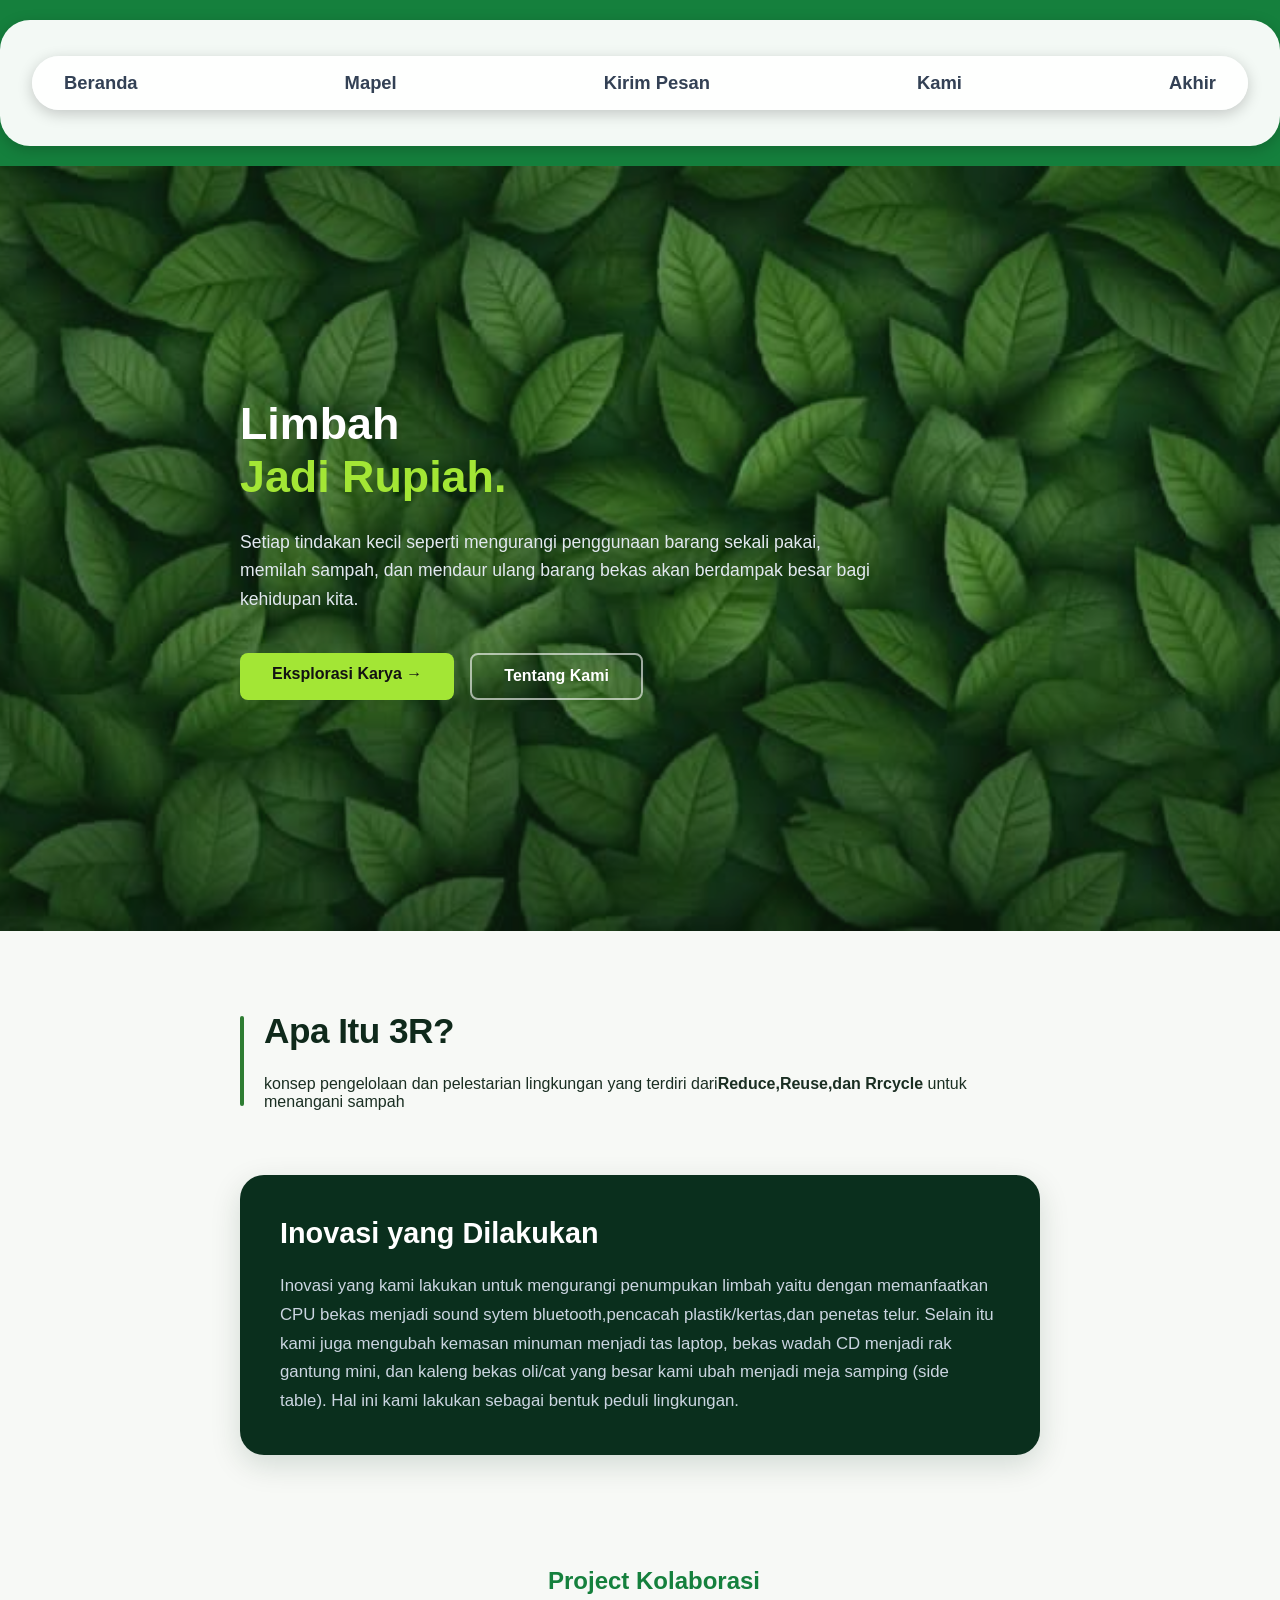
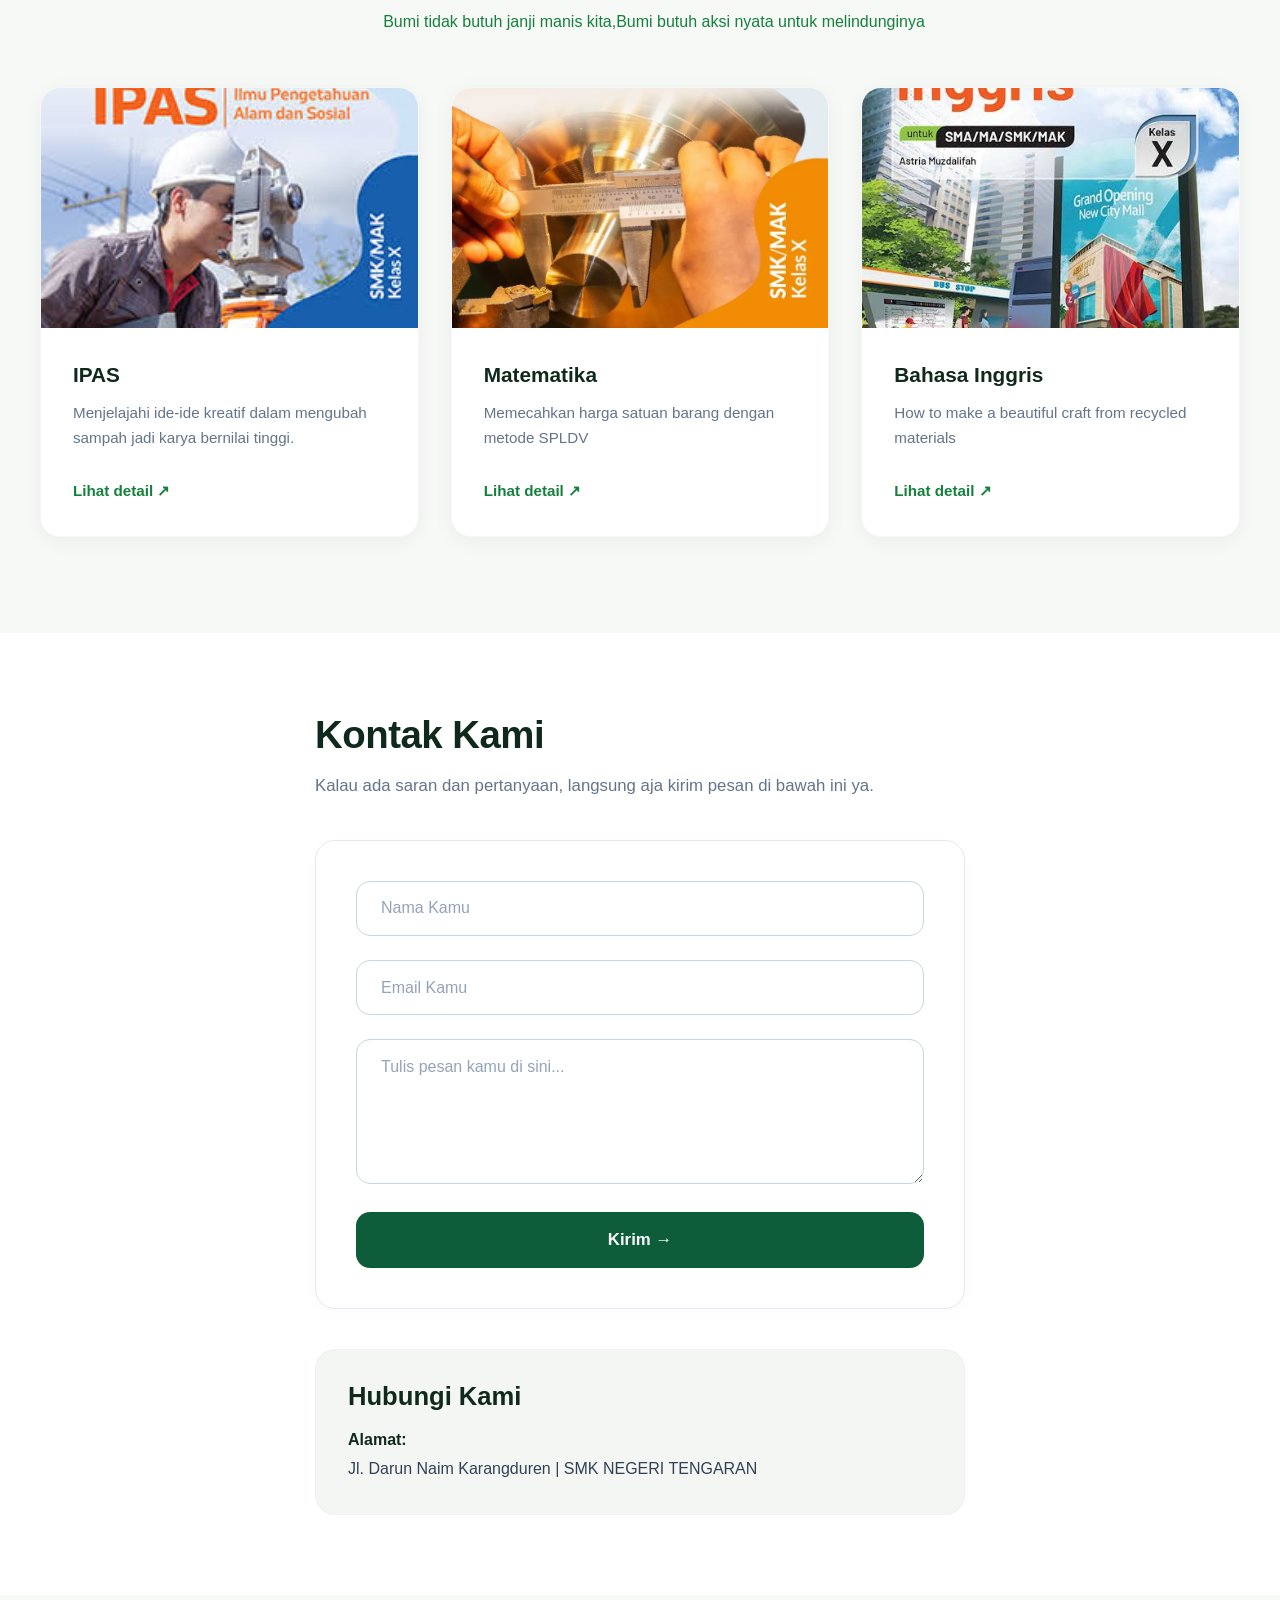
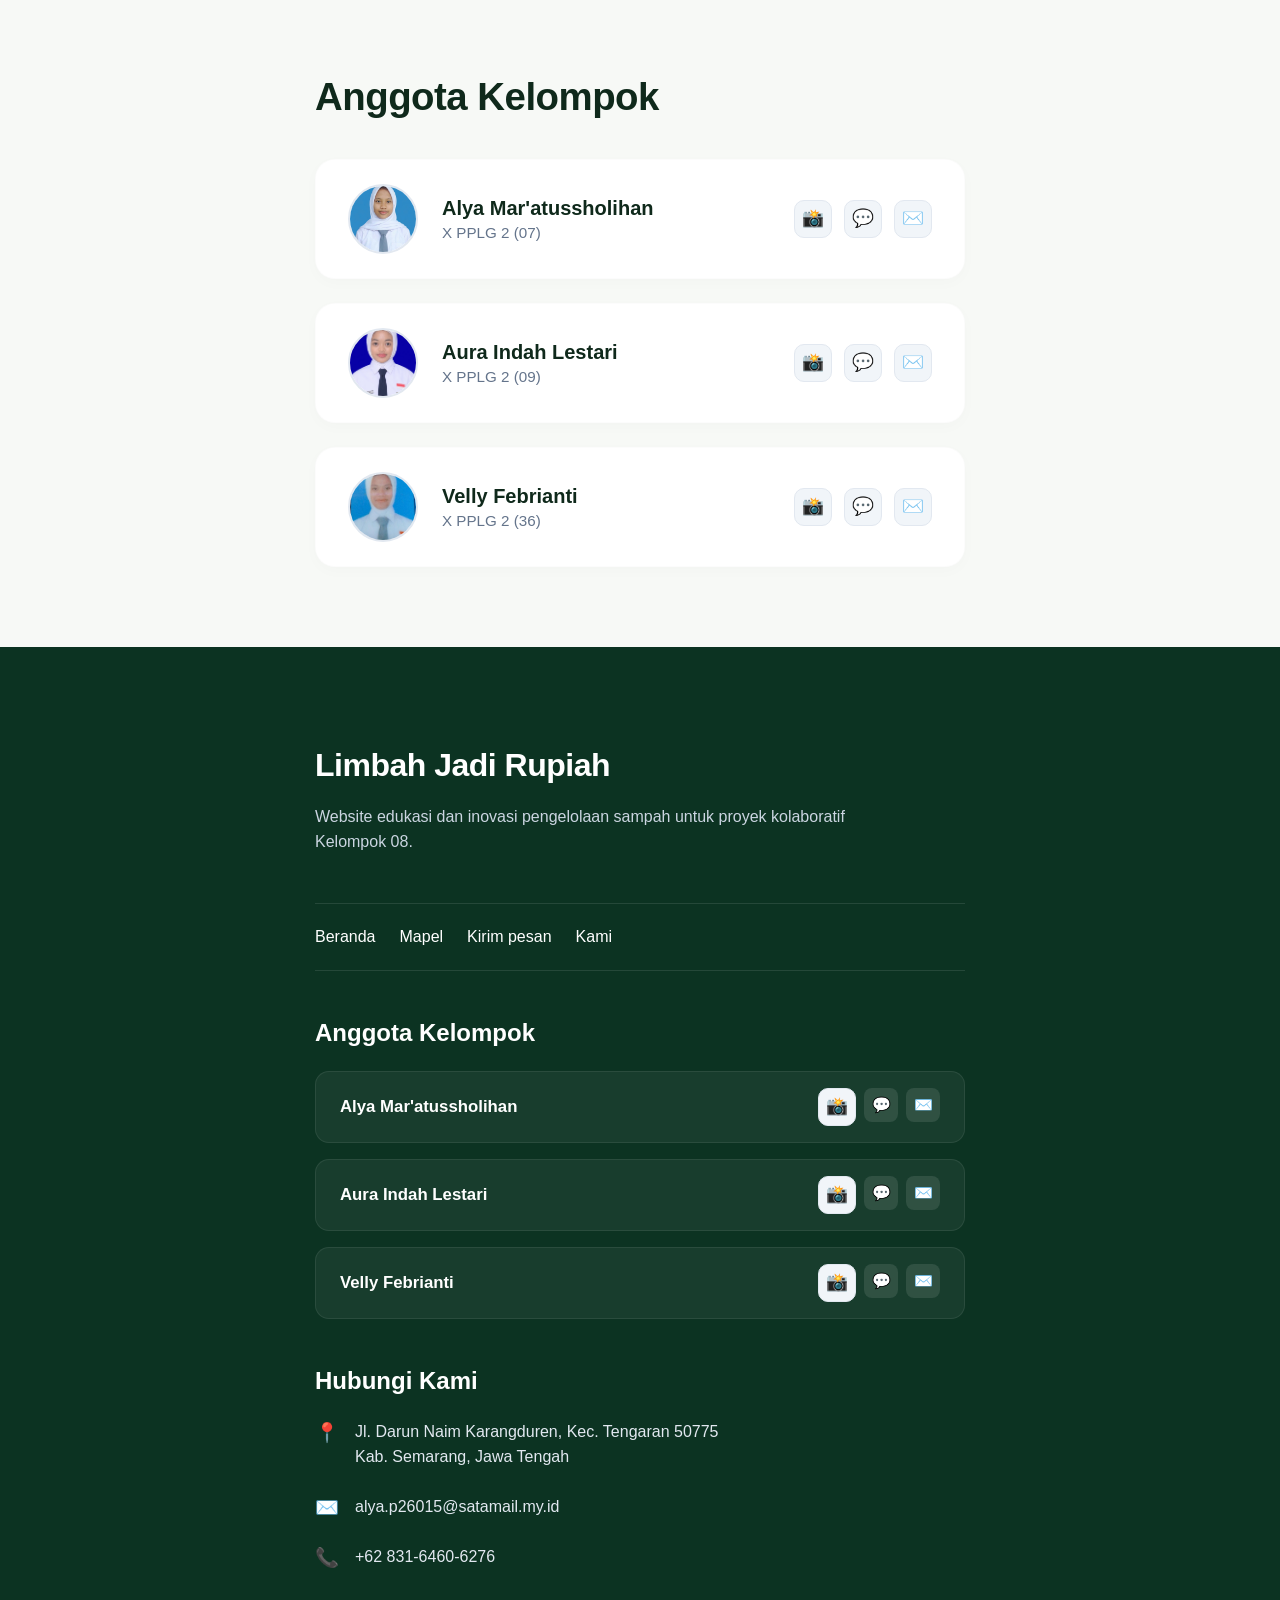
<file: index.html>
<!DOCTYPE html>
<html lang="id">
<head>
    <meta charset="UTF-8">
    <meta name="viewport" content="width=device-width, initial-scale=1.0">
    <title>JadiRupiah- EcoCycle</title>
    <link rel="stylesheet" href="style.css">
</head>
<body>

    <!-- Header / Navigasi -->
    <header class="navbar" id="beranda">
            
                <!-- Daftar Link Menu -->
                <nav class="navbar">
                    <a href="#beranda" class="popup-item">Beranda</a>
                    <a href="#mapel" class="popup-item">Mapel </a>
                    <a href="#kontak" class="popup-item">Kirim Pesan</a>
                    <a href="#datadiri" class="popup-item">Kami</a>
                    <a href="#akhir" class="popup-item">Akhir</a>
                </nav>
   </header>

    <!-- Hero Section -->
    <section class="hero-section">
        <div class="hero-overlay"></div>
        <div class="hero-content">
            
            <h1 class="hero-title">
                Limbah<br>
                <span class="highlight-text">Jadi Rupiah.</span>
            </h1>

            <p class="hero-description">Setiap tindakan kecil seperti mengurangi penggunaan barang sekali pakai, memilah sampah, dan mendaur ulang barang bekas akan berdampak besar bagi kehidupan kita.</p>

            <div class="hero-buttons">
                <a href="ipas.html" class="btn btn-primary">Eksplorasi Karya &rarr;</a>
                <a href="#datadiri" class="btn btn-secondary">Tentang Kami</a>
            </div>

        </div>
    </section>

    <!-- Section Permasalahan & Solusi -->
    <section class="content-section">
        <div class="container">
            
            <!-- Blok Permasalahan Utama -->
            <div class="problem-block">
                <h2 class="section-title">Apa Itu 3R?</h2>
                <p class="problem-text">
                 <p>konsep pengelolaan dan pelestarian lingkungan yang terdiri dari<strong>Reduce,Reuse,dan Rrcycle</strong> untuk menangani sampah</p>   
                </p>
            </div>

            <!-- Blok Analisis Penyelesaian Masalah -->
            <div class="solution-card">
                <h3 class="card-title">Inovasi yang Dilakukan</h3>
                <p class="card-text">
                   Inovasi yang kami lakukan untuk mengurangi penumpukan limbah yaitu dengan memanfaatkan CPU bekas menjadi sound sytem bluetooth,pencacah plastik/kertas,dan penetas telur. Selain itu kami juga mengubah kemasan minuman menjadi tas laptop, bekas wadah CD menjadi rak gantung mini, dan kaleng bekas oli/cat yang besar kami ubah menjadi meja samping (side table). Hal ini kami lakukan sebagai bentuk peduli lingkungan.
                </p>
            </div>

        </div>
    </section>

    <!-- Section Galeri Karya -->
    <section class="gallery-section" id="mapel">
        <div class="gallery-container">
            
            <!-- Header Galeri -->
            <div class="gallery-header">
                <h1>Project Kolaborasi</h1>
                <br>
                <p>Bumi tidak butuh janji manis kita,Bumi butuh aksi nyata untuk melindunginya</p>
            </div>

            <!-- Grid Layout -->
            <div class="gallery-grid">
                
                
                <div class="card">
                    <div class="card-image-wrapper">
                        <img src="IPAS.jpg" alt="IPAS" class="card-image">
                    </div>
                    <div class="card-body">
                        <h4 class="card-item-title">IPAS</h4>
                        <p class="card-item-text">Menjelajahi ide-ide kreatif dalam mengubah sampah jadi karya bernilai tinggi.</p>
                        <a href="ipas.html" class="card-link">Lihat detail &nearr;</a>
                    </div>
                </div>

                
                <div class="card">
                    <div class="card-image-wrapper">
                        <img src="MATEMATIKA.webp" alt="MATEMATIKA" class="card-image">
                    </div>
                    <div class="card-body">
                        <h4 class="card-item-title">Matematika</h4>
                        <p class="card-item-text">Memecahkan harga satuan barang dengan metode SPLDV</p>
                        <a href="mtk.html" class="card-link">Lihat detail &nearr;</a>
                    </div>
                </div>

                
                <div class="card">
                    <div class="card-image-wrapper">
                        <img src="BAHASA INGGRIS.jpg" alt="BAHASA INGGRIS" class="card-image">
                    </div>
                    <div class="card-body">
                        <h4 class="card-item-title">Bahasa Inggris</h4>
                        <p class="card-item-text">How to make a beautiful craft from recycled materials</p>
                        <a href="inggris.html" class="card-link">Lihat detail &nearr;</a>
                    </div>
                </div>
        </div>
    </section>


    <!-- Section Kontak Kami -->
    
    <section class="contact-section">
        <div class="contact-container">
            
            <!-- Judul Deskripsi -->
            <div class="contact-header">
                <h2 class="contact-title">Kontak Kami</h2>
                <p class="contact-subtitle">Kalau ada saran dan pertanyaan, langsung aja kirim pesan di bawah ini ya.</p>
            </div>

            <!-- Formulir Kontak -->
            <form class="contact-form" onsubmit="return false;" id="kontak">
                <div class="form-group">
                    <input type="text" id="name" placeholder="Nama Kamu" required class="form-input">
                </div>
                
                <div class="form-group">
                    <input type="email" id="email" placeholder="Email Kamu" required class="form-input">
                </div>
                
                <div class="form-group">
                    <textarea id="message" rows="6" placeholder="Tulis pesan kamu di sini..." required class="form-input textarea-input"></textarea>
                </div>
                
                <button type="submit" class="btn-kirim">
                    Kirim &rarr;
                </button>
            </form>

            <!-- Informasi Kontak Tambahan -->
            <div class="info-card">
                <h3 class="info-title">Hubungi Kami</h3>
                <div class="info-item">
                    <strong>Alamat:</strong>
                    <p>Jl. Darun Naim Karangduren | SMK NEGERI TENGARAN</p>
                </div>
            </div>

        </div>
    </section>

    <!-- Section Anggota Kelompok -->
    <section class="team-section" id="data diri">
        <div class="team-container">
            
            <h2 class="team-section-title">Anggota Kelompok</h2>

            <div class="team-list">
                
                <!-- Anggota 1 -->
                <div class="member-card">
                    <div class="member-info">
                        <div class="avatar-wrapper">
                            <!-- Ganti placeholder.jpg dengan foto asli -->
                            <img src="alyamar.jpg" alt="Alya Mar'atussholihan" class="member-avatar">
                        </div>
                        <div class="member-detail">
                            <h4 class="member-name">Alya Mar'atussholihan</h4>
                            <p class="member-class">X PPLG 2 (07)</p>
                        </div>
                    </div>
                    <div class="member-socials">
                        <a href="https://instagram.com/@allyeeyys" class="social-icon" aria-label="Instagram">📸</a>
                        <a href="https://wa.link/683gnc" class="social-icon" aria-label="WhatsApp">💬</a>
                        <a href="mailto:alya.p26015@satamail.may.id" class="social-icon" aria-label="Email">✉️</a>
                    </div>
                </div>

                <!-- Anggota 2 -->
                <div class="member-card">
                    <div class="member-info">
                        <div class="avatar-wrapper">
                            <img src="auraindah.jpg" alt="Aura Indah Lestari" class="member-avatar">
                        </div>
                        <div class="member-detail">
                            <h4 class="member-name">Aura Indah Lestari</h4>
                            <p class="member-class">X PPLG 2 (09)</p>
                        </div>
                    </div>
                    <div class="member-socials">
                        <a href="https://instagram.com/@aurindhlstr_" class="social-icon" aria-label="Instagram">📸</a>
                        <a href="https://wa.link/bvyb93" class="social-icon" aria-label="WhatsApp">💬</a>
                        <a href="mailto:aura.p26031@satamail.may.id" class="social-icon" aria-label="Email">✉️</a>
                    </div>
                </div>

                <!-- Anggota 3 -->
                <div class="member-card">
                    <div class="member-info">
                        <div class="avatar-wrapper">
                            <img src="VELLY.jpeg" alt="Velly Febrianti" class="member-avatar">
                        </div>
                        <div class="member-detail">
                            <h4 class="member-name">Velly Febrianti</h4>
                            <p class="member-class">X PPLG 2 (36)</p>
                        </div>
                    </div>
                    <div class="member-socials">
                        <a href="https://instagram.com/@velzz48" class="social-icon" aria-label="Instagram">📸</a>
                        <a href="https://wa.me/62895383135930" class="social-icon" aria-label="WhatsApp">💬</a>
                        <a href="mailto:velly.p26136@satamail.may.id" class="social-icon" aria-label="Email">✉️</a>
                    </div>
                </div>

            </div>

        </div>
    </section>

    <!-- Footer Section -->
    <footer class="site-footer" id="akhir">
        <div class="footer-container">
            
            <!-- Identitas Website -->
            <div class="footer-brand">
                <div class="footer-logo-box">
                    
                </div>
                <h3 class="footer-brand-title">Limbah Jadi Rupiah</h3>
                <p class="footer-brand-desc">
                    Website edukasi dan inovasi pengelolaan sampah untuk proyek kolaboratif Kelompok 08.
                </p>
            </div>

            <!-- Menu Navigasi Singkat -->
            <div class="footer-nav">
                <a href="#beranda" class="footer-nav-link">Beranda</a>
                <a href="#mapel" class="footer-nav-link">Mapel</a>
                <a href="#kontak" class="footer-nav-link">Kirim pesan</a>
                <a href="#datadiri" class="footer-nav-link">Kami</a>
            </div>

            <!-- Ringkasan Anggota Kelompok -->
            <div class="footer-team">
                <h4 class="footer-section-heading">Anggota Kelompok</h4>
                <div class="footer-member-list">
                    
                    <!-- Anggota 1 -->
                    <div class="footer-member-row">
                        <span class="footer-member-name">Alya Mar'atussholihan</span>
                        <div class="footer-member-socials">
                            <a href="https://instagram.com/@allyeeyys" class="social-icon" aria-label="Instagram">📸</a>
                            <a href="https://wa.link/683gnc" class="f-social-btn" aria-label="WhatsApp">💬</a>
                            <a href="mailto:alya.p26015@satamail.may.id" class="f-social-btn" aria-label="Email">✉️</a>
                        </div>
                    </div>

                    <!-- Anggota 2 -->
                    <div class="footer-member-row">
                        <span class="footer-member-name">Aura Indah Lestari</span>
                        <div class="footer-member-socials">
                            <a href="https://instagram.com/@aurindhlstr_" class="social-icon" aria-label="Instagram">📸</a>
                            <a href="https://wa.link/bvyb93" class="f-social-btn" aria-label="WhatsApp">💬</a>
                            <a href="mailto:aura.p26031@satamail.may.id" class="f-social-btn" aria-label="Email">✉️</a>
                        </div>
                    </div>

                    <!-- Anggota 3 -->
                    <div class="footer-member-row">
                        <span class="footer-member-name">Velly Febrianti</span>
                        <div class="footer-member-socials">
                            <a href="https://instagram.com/@velzz48" class="social-icon" aria-label="Instagram">📸</a>
                            <a href="https://wa.me/62895383135930" class="f-social-btn" aria-label="WhatsApp">💬</a>
                            <a href=""mailto:velly.p26136@satamail.may.id class="f-social-btn" aria-label="Email">✉️</a>
                        </div>
                    </div>

                </div>
            </div>

            <!-- Informasi Kontak Lengkap -->
            <div class="footer-contact">
                <h4 class="footer-section-heading">Hubungi Kami</h4>
                <ul class="footer-contact-list">
                    <li class="footer-contact-item">
                        <span class="contact-icon">📍</span>
                        <p class="contact-text">Jl. Darun Naim Karangduren, Kec. Tengaran 50775<br>Kab. Semarang, Jawa Tengah</p>
                    </li>
                    <li class="footer-contact-item">
                        <span class="contact-icon">✉️</span>
                        <p class="contact-text"><a href="mailto:alya.p26015@satamail.my.id" class="contact-link">alya.p26015@satamail.my.id</a></p>
                    </li>
                    <li class="footer-contact-item">
                        <span class="contact-icon">📞</span>
                        <p class="contact-text"><a href="https://wa.link/683gnc" target="_blank" class="contact-link">+62 831-6460-6276</a></p>
                    </li>
                </ul>
            </div>

        </div>
    </footer>

</body>
</html>
</file>
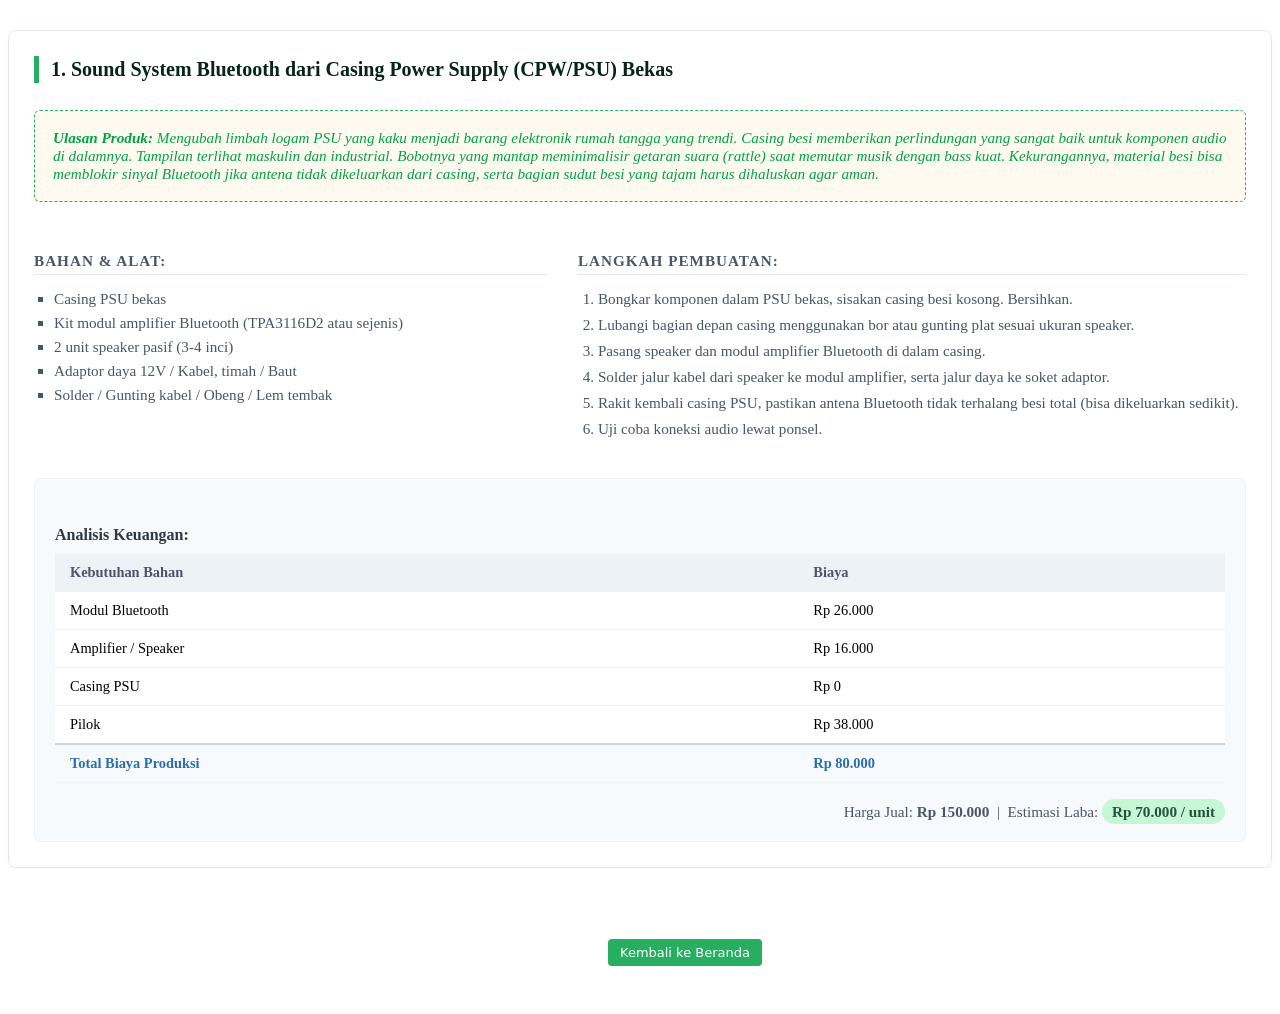
<file: 1.html>
<!DOCTYPE html>
<html lang="en">
<head>
    <meta charset="UTF-8">
    <meta name="viewport" content="width=device-width, initial-scale=1.0">
    <title>Document</title>
    <link rel="stylesheet" href="produk.css" />
</head>
<body>
    <!-- KARTU PRODUK 1 -->
            <article class="product-card">
                <h4>1. Sound System Bluetooth dari Casing Power Supply (CPW/PSU) Bekas</h4>
                <p class="review"><strong>Ulasan Produk:</strong> Mengubah limbah logam PSU yang kaku menjadi barang elektronik rumah tangga yang trendi. Casing besi memberikan perlindungan yang sangat baik untuk komponen audio di dalamnya. Tampilan terlihat maskulin dan industrial. Bobotnya yang mantap meminimalisir getaran suara (rattle) saat memutar musik dengan bass kuat. Kekurangannya, material besi bisa memblokir sinyal Bluetooth jika antena tidak dikeluarkan dari casing, serta bagian sudut besi yang tajam harus dihaluskan agar aman.</p>
                
                <div class="grid-2col">
                    <div>
                        <h5>Bahan & Alat:</h5>
                        <ul class="item-list">
                            <li>Casing PSU bekas</li>
                            <li>Kit modul amplifier Bluetooth (TPA3116D2 atau sejenis)</li>
                            <li>2 unit speaker pasif (3-4 inci)</li>
                            <li>Adaptor daya 12V / Kabel, timah / Baut</li>
                            <li>Solder / Gunting kabel / Obeng / Lem tembak</li>
                        </ul>
                    </div>
                    <div>
                        <h5>Langkah Pembuatan:</h5>
                        <ol class="step-list">
                            <li>Bongkar komponen dalam PSU bekas, sisakan casing besi kosong. Bersihkan.</li>
                            <li>Lubangi bagian depan casing menggunakan bor atau gunting plat sesuai ukuran speaker.</li>
                            <li>Pasang speaker dan modul amplifier Bluetooth di dalam casing.</li>
                            <li>Solder jalur kabel dari speaker ke modul amplifier, serta jalur daya ke soket adaptor.</li>
                            <li>Rakit kembali casing PSU, pastikan antena Bluetooth tidak terhalang besi total (bisa dikeluarkan sedikit).</li>
                            <li>Uji coba koneksi audio lewat ponsel.</li>
                        </ol>
                    </div>
                </div>
                
                <div class="finance-area">
                    <h5>Analisis Keuangan:</h5>
                    <table class="finance-table">
                        <thead>
                            <tr>
                                <th>Kebutuhan Bahan</th>
                                <th>Biaya</th>
                            </tr>
                        </thead>
                        <tbody>
                            <tr><td>Modul Bluetooth</td><td>Rp 26.000</td></tr>
                            <tr><td>Amplifier / Speaker</td><td>Rp 16.000</td></tr>
                            <tr><td>Casing PSU</td><td>Rp 0</td></tr>
                            <tr><td>Pilok</td><td>Rp 38.000</td></tr>
                            <tr class="total-row"><td>Total Biaya Produksi</td><td>Rp 80.000</td></tr>
                        </tbody>
                    </table>
                    <div class="summary-finance">
                        Harga Jual: <strong>Rp 150.000</strong> &nbsp;|&nbsp; Estimasi Laba: <span class="profit-tag">Rp 70.000 / unit</span>
                    </div>
                </div>
            </article>   
        <br>
        <br>
    <a href="ipas.html" class="btn-beranda">Kembali ke Beranda</a>
</style>
</body>
</html>
</file>
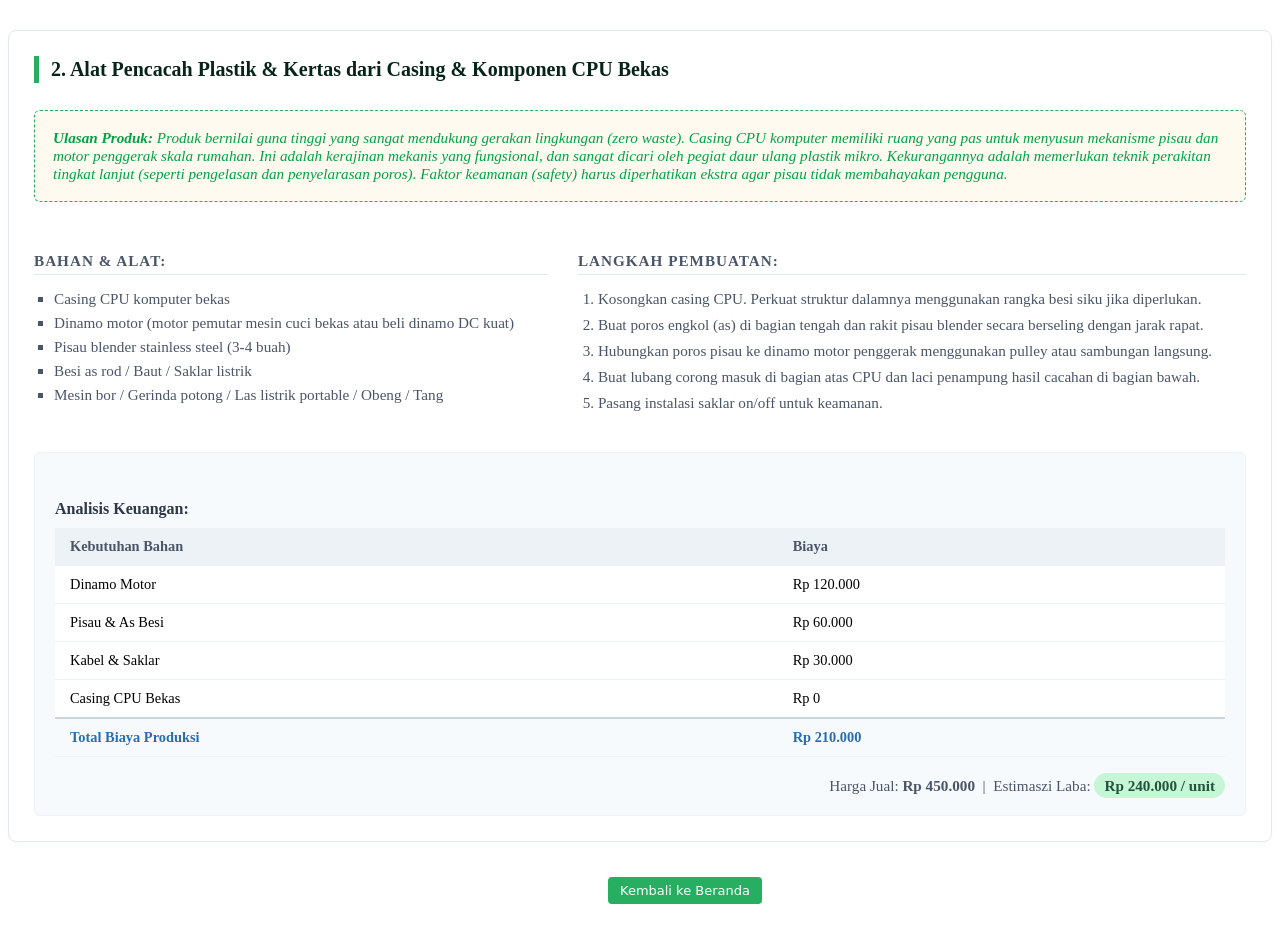
<file: 2.html>
<!DOCTYPE html>
<html lang="en">
<head>
    <meta charset="UTF-8">
    <meta name="viewport" content="width=device-width, initial-scale=1.0">
    <title>Document</title>
    <link rel="stylesheet" href="produk.css" />
</head>
<body>
   <!-- KARTU PRODUK 2 -->
            <article class="product-card">
                <h4>2. Alat Pencacah Plastik & Kertas dari Casing & Komponen CPU Bekas</h4>
                <p class="review"><strong>Ulasan Produk:</strong> Produk bernilai guna tinggi yang sangat mendukung gerakan lingkungan (zero waste). Casing CPU komputer memiliki ruang yang pas untuk menyusun mekanisme pisau dan motor penggerak skala rumahan. Ini adalah kerajinan mekanis yang fungsional, dan sangat dicari oleh pegiat daur ulang plastik mikro. Kekurangannya adalah memerlukan teknik perakitan tingkat lanjut (seperti pengelasan dan penyelarasan poros). Faktor keamanan (safety) harus diperhatikan ekstra agar pisau tidak membahayakan pengguna.</p>
                
                <div class="grid-2col">
                    <div>
                        <h5>Bahan & Alat:</h5>
                        <ul class="item-list">
                            <li>Casing CPU komputer bekas</li>
                            <li>Dinamo motor (motor pemutar mesin cuci bekas atau beli dinamo DC kuat)</li>
                            <li>Pisau blender stainless steel (3-4 buah)</li>
                            <li>Besi as rod / Baut / Saklar listrik</li>
                            <li>Mesin bor / Gerinda potong / Las listrik portable / Obeng / Tang</li>
                        </ul>
                    </div>
                    <div>
                        <h5>Langkah Pembuatan:</h5>
                        <ol class="step-list">
                            <li>Kosongkan casing CPU. Perkuat struktur dalamnya menggunakan rangka besi siku jika diperlukan.</li>
                            <li>Buat poros engkol (as) di bagian tengah dan rakit pisau blender secara berseling dengan jarak rapat.</li>
                            <li>Hubungkan poros pisau ke dinamo motor penggerak menggunakan pulley atau sambungan langsung.</li>
                            <li>Buat lubang corong masuk di bagian atas CPU dan laci penampung hasil cacahan di bagian bawah.</li>
                            <li>Pasang instalasi saklar on/off untuk keamanan.</li>
                        </ol>
                    </div>
                </div>
                
                <div class="finance-area">
                    <h5>Analisis Keuangan:</h5>
                    <table class="finance-table">
                        <thead>
                            <tr>
                                <th>Kebutuhan Bahan</th>
                                <th>Biaya</th>
                            </tr>
                        </thead>
                        <tbody>
                            <tr><td>Dinamo Motor</td><td>Rp 120.000</td></tr>
                            <tr><td>Pisau & As Besi</td><td>Rp 60.000</td></tr>
                            <tr><td>Kabel & Saklar</td><td>Rp 30.000</td></tr>
                            <tr><td>Casing CPU Bekas</td><td>Rp 0</td></tr>
                            <tr class="total-row"><td>Total Biaya Produksi</td><td>Rp 210.000</td></tr>
                        </tbody>
                    </table>
                    <div class="summary-finance">
                        Harga Jual: <strong>Rp 450.000</strong> &nbsp;|&nbsp; Estimaszi Laba: <span class="profit-tag">Rp 240.000 / unit</span>
                    </div>
                </div>
            </article>

            <a href="ipas.html" class="btn-beranda">Kembali ke Beranda</a>
</body>
</html>
</file>
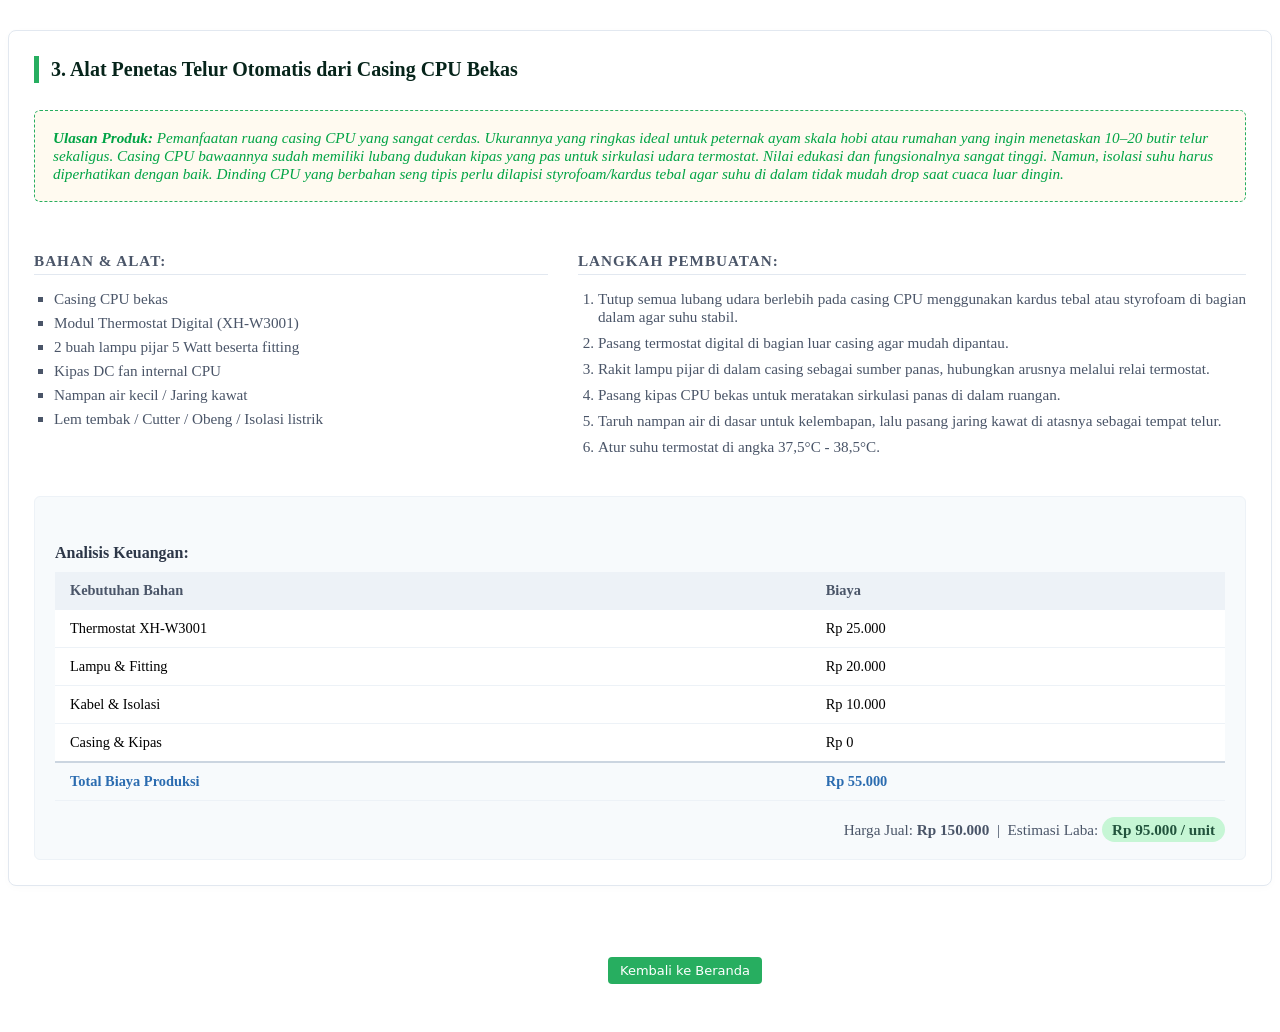
<file: 3.html>
<!DOCTYPE html>
<html lang="en">
<head>
    <meta charset="UTF-8">
    <meta name="viewport" content="width=device-width, initial-scale=1.0">
    <title>Document</title>
    <link rel="stylesheet" href="produk.css" />
</head>
<body>
   <!-- KARTU PRODUK 3 -->
            <article class="product-card">
                <h4>3. Alat Penetas Telur Otomatis dari Casing CPU Bekas</h4>
                <p class="review"><strong>Ulasan Produk:</strong> Pemanfaatan ruang casing CPU yang sangat cerdas. Ukurannya yang ringkas ideal untuk peternak ayam skala hobi atau rumahan yang ingin menetaskan 10–20 butir telur sekaligus. Casing CPU bawaannya sudah memiliki lubang dudukan kipas yang pas untuk sirkulasi udara termostat. Nilai edukasi dan fungsionalnya sangat tinggi. Namun, isolasi suhu harus diperhatikan dengan baik. Dinding CPU yang berbahan seng tipis perlu dilapisi styrofoam/kardus tebal agar suhu di dalam tidak mudah drop saat cuaca luar dingin.</p>
                
                <div class="grid-2col">
                    <div>
                        <h5>Bahan & Alat:</h5>
                        <ul class="item-list">
                            <li>Casing CPU bekas</li>
                            <li>Modul Thermostat Digital (XH-W3001)</li>
                            <li>2 buah lampu pijar 5 Watt beserta fitting</li>
                            <li>Kipas DC fan internal CPU</li>
                            <li>Nampan air kecil / Jaring kawat</li>
                            <li>Lem tembak / Cutter / Obeng / Isolasi listrik</li>
                        </ul>
                    </div>
                    <div>
                        <h5>Langkah Pembuatan:</h5>
                        <ol class="step-list">
                            <li>Tutup semua lubang udara berlebih pada casing CPU menggunakan kardus tebal atau styrofoam di bagian dalam agar suhu stabil.</li>
                            <li>Pasang termostat digital di bagian luar casing agar mudah dipantau.</li>
                            <li>Rakit lampu pijar di dalam casing sebagai sumber panas, hubungkan arusnya melalui relai termostat.</li>
                            <li>Pasang kipas CPU bekas untuk meratakan sirkulasi panas di dalam ruangan.</li>
                            <li>Taruh nampan air di dasar untuk kelembapan, lalu pasang jaring kawat di atasnya sebagai tempat telur.</li>
                            <li>Atur suhu termostat di angka 37,5°C - 38,5°C.</li>
                        </ol>
                    </div>
                </div>
                
                <div class="finance-area">
                    <h5>Analisis Keuangan:</h5>
                    <table class="finance-table">
                        <thead>
                            <tr>
                                <th>Kebutuhan Bahan</th>
                                <th>Biaya</th>
                            </tr>
                        </thead>
                        <tbody>
                            <tr><td>Thermostat XH-W3001</td><td>Rp 25.000</td></tr>
                            <tr><td>Lampu & Fitting</td><td>Rp 20.000</td></tr>
                            <tr><td>Kabel & Isolasi</td><td>Rp 10.000</td></tr>
                            <tr><td>Casing & Kipas</td><td>Rp 0</td></tr>
                            <tr class="total-row"><td>Total Biaya Produksi</td><td>Rp 55.000</td></tr>
                        </tbody>
                    </table>
                    <div class="summary-finance">
                        Harga Jual: <strong>Rp 150.000</strong> &nbsp;|&nbsp; Estimasi Laba: <span class="profit-tag">Rp 95.000 / unit</span>
                    </div>
                </div>
                </article>
                <br>
                <br>
                 <a href="ipas.html" class="btn-beranda">Kembali ke Beranda</a>
</body>
</html>
</file>
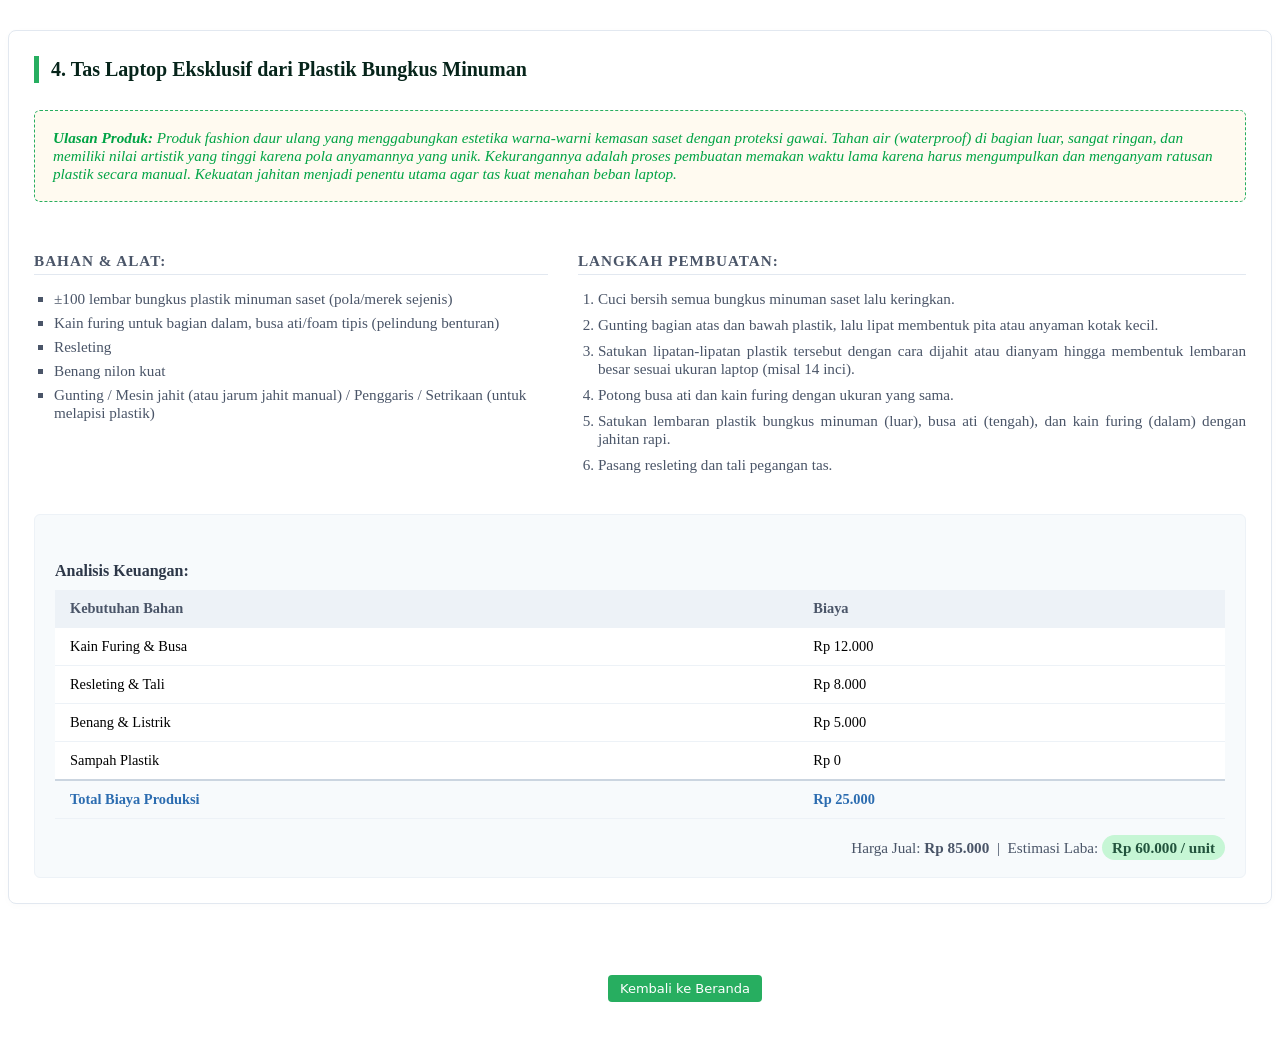
<file: 4.html>
<!DOCTYPE html>
<html lang="en">
<head>
    <meta charset="UTF-8">
    <meta name="viewport" content="width=device-width, initial-scale=1.0">
    <title>Document</title>
    <link rel="stylesheet" href="produk.css" />
</head>
<body>
   <!-- KARTU PRODUK 4 -->
            <article class="product-card">
                <h4>4. Tas Laptop Eksklusif dari Plastik Bungkus Minuman</h4>
                <p class="review"><strong>Ulasan Produk:</strong> Produk fashion daur ulang yang menggabungkan estetika warna-warni kemasan saset dengan proteksi gawai. Tahan air (waterproof) di bagian luar, sangat ringan, dan memiliki nilai artistik yang tinggi karena pola anyamannya yang unik. Kekurangannya adalah proses pembuatan memakan waktu lama karena harus mengumpulkan dan menganyam ratusan plastik secara manual. Kekuatan jahitan menjadi penentu utama agar tas kuat menahan beban laptop.</p>
                
                <div class="grid-2col">
                    <div>
                        <h5>Bahan & Alat:</h5>
                        <ul class="item-list">
                            <li>±100 lembar bungkus plastik minuman saset (pola/merek sejenis)</li>
                            <li>Kain furing untuk bagian dalam, busa ati/foam tipis (pelindung benturan)</li>
                            <li>Resleting</li>
                            <li>Benang nilon kuat</li>
                            <li>Gunting / Mesin jahit (atau jarum jahit manual) / Penggaris / Setrikaan (untuk melapisi plastik)</li>
                        </ul>
                    </div>
                    <div>
                        <h5>Langkah Pembuatan:</h5>
                        <ol class="step-list">
                            <li>Cuci bersih semua bungkus minuman saset lalu keringkan.</li>
                            <li>Gunting bagian atas dan bawah plastik, lalu lipat membentuk pita atau anyaman kotak kecil.</li>
                            <li>Satukan lipatan-lipatan plastik tersebut dengan cara dijahit atau dianyam hingga membentuk lembaran besar sesuai ukuran laptop (misal 14 inci).</li>
                            <li>Potong busa ati dan kain furing dengan ukuran yang sama.</li>
                            <li>Satukan lembaran plastik bungkus minuman (luar), busa ati (tengah), dan kain furing (dalam) dengan jahitan rapi.</li>
                            <li>Pasang resleting dan tali pegangan tas.</li>
                        </ol>
                    </div>
                </div>
                
                <div class="finance-area">
                    <h5>Analisis Keuangan:</h5>
                    <table class="finance-table">
                        <thead>
                            <tr>
                                <th>Kebutuhan Bahan</th>
                                <th>Biaya</th>
                            </tr>
                        </thead>
                        <tbody>
                            <tr><td>Kain Furing & Busa</td><td>Rp 12.000</td></tr>
                            <tr><td>Resleting & Tali</td><td>Rp 8.000</td></tr>
                            <tr><td>Benang & Listrik</td><td>Rp 5.000</td></tr>
                            <tr><td>Sampah Plastik</td><td>Rp 0</td></tr>
                            <tr class="total-row"><td>Total Biaya Produksi</td><td>Rp 25.000</td></tr>
                        </tbody>
                    </table>
                    <div class="summary-finance">
                        Harga Jual: <strong>Rp 85.000</strong> &nbsp;|&nbsp; Estimasi Laba: <span class="profit-tag">Rp 60.000 / unit</span>
                    </div>
                </div>
            </article> 

            <br>
                <br>
                 <a href="ipas.html" class="btn-beranda">Kembali ke Beranda</a>
</body>
</html>
</file>
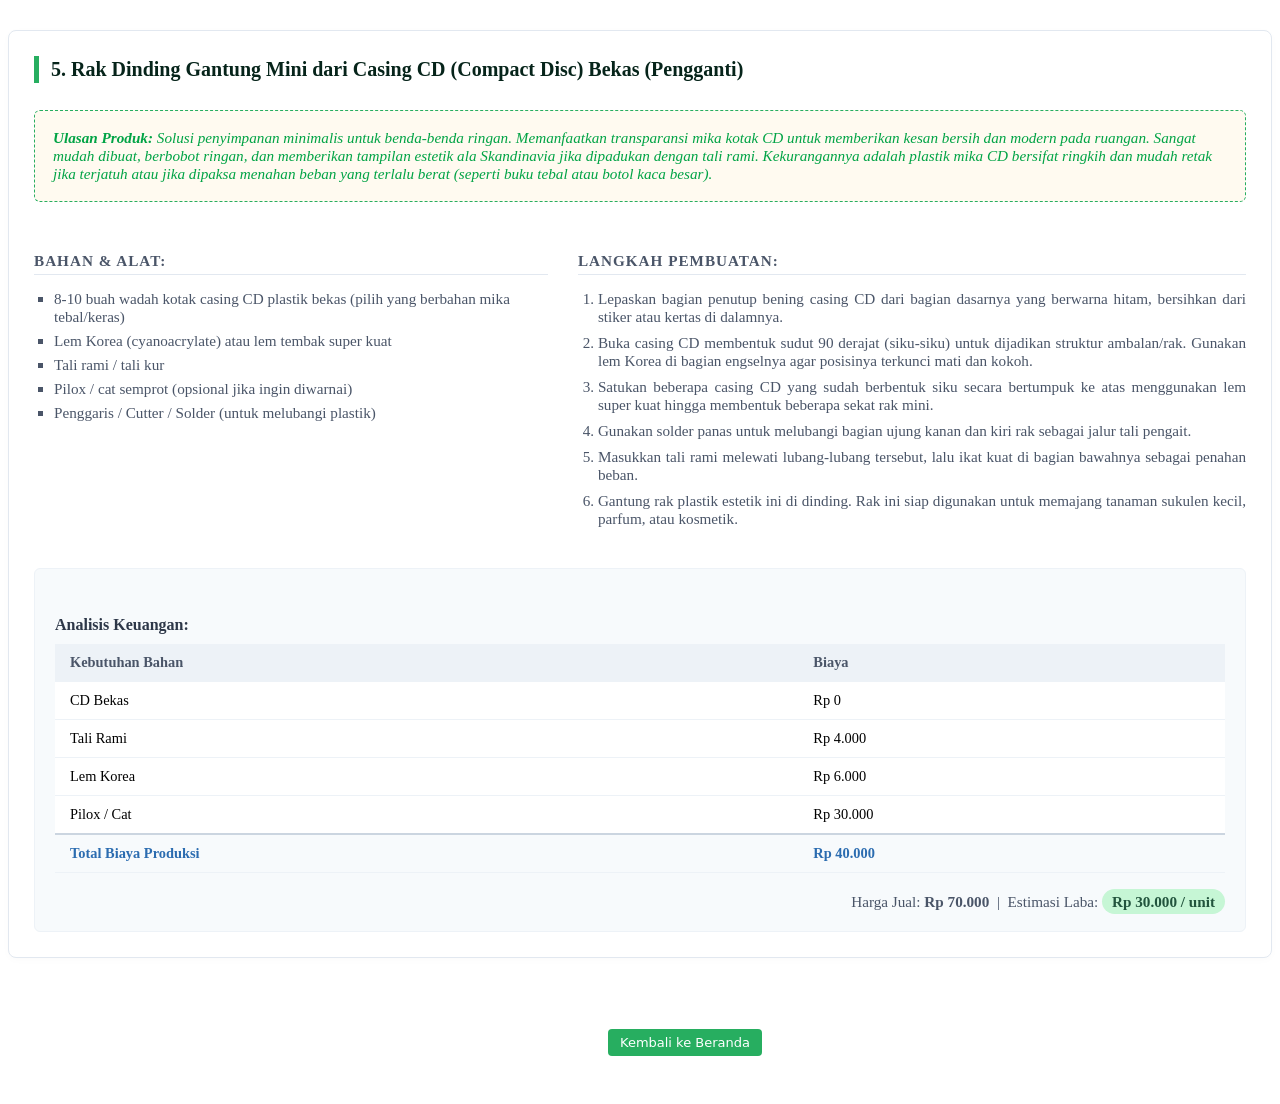
<file: 5.html>
<!DOCTYPE html>
<html lang="en">
<head>
    <meta charset="UTF-8">
    <meta name="viewport" content="width=device-width, initial-scale=1.0">
    <title>Document</title>
    <link rel="stylesheet" href="produk.css" />
</head>
<body>
    <!-- KARTU PRODUK 5 -->
            <article class="product-card">
                <h4>5. Rak Dinding Gantung Mini dari Casing CD (Compact Disc) Bekas (Pengganti)</h4>
                <p class="review"><strong>Ulasan Produk:</strong> Solusi penyimpanan minimalis untuk benda-benda ringan. Memanfaatkan transparansi mika kotak CD untuk memberikan kesan bersih dan modern pada ruangan. Sangat mudah dibuat, berbobot ringan, dan memberikan tampilan estetik ala Skandinavia jika dipadukan dengan tali rami. Kekurangannya adalah plastik mika CD bersifat ringkih dan mudah retak jika terjatuh atau jika dipaksa menahan beban yang terlalu berat (seperti buku tebal atau botol kaca besar).</p>
                
                <div class="grid-2col">
                    <div>
                        <h5>Bahan & Alat:</h5>
                        <ul class="item-list">
                            <li>8-10 buah wadah kotak casing CD plastik bekas (pilih yang berbahan mika tebal/keras)</li>
                            <li>Lem Korea (cyanoacrylate) atau lem tembak super kuat</li>
                            <li>Tali rami / tali kur</li>
                            <li>Pilox / cat semprot (opsional jika ingin diwarnai)</li>
                            <li>Penggaris / Cutter / Solder (untuk melubangi plastik)</li>
                        </ul>
                    </div>
                    <div>
                        <h5>Langkah Pembuatan:</h5>
                        <ol class="step-list">
                            <li>Lepaskan bagian penutup bening casing CD dari bagian dasarnya yang berwarna hitam, bersihkan dari stiker atau kertas di dalamnya.</li>
                            <li>Buka casing CD membentuk sudut 90 derajat (siku-siku) untuk dijadikan struktur ambalan/rak. Gunakan lem Korea di bagian engselnya agar posisinya terkunci mati dan kokoh.</li>
                            <li>Satukan beberapa casing CD yang sudah berbentuk siku secara bertumpuk ke atas menggunakan lem super kuat hingga membentuk beberapa sekat rak mini.</li>
                            <li>Gunakan solder panas untuk melubangi bagian ujung kanan dan kiri rak sebagai jalur tali pengait.</li>
                            <li>Masukkan tali rami melewati lubang-lubang tersebut, lalu ikat kuat di bagian bawahnya sebagai penahan beban.</li>
                            <li>Gantung rak plastik estetik ini di dinding. Rak ini siap digunakan untuk memajang tanaman sukulen kecil, parfum, atau kosmetik.</li>
                        </ol>
                    </div>
                </div>
                
                <div class="finance-area">
                    <h5>Analisis Keuangan:</h5>
                    <table class="finance-table">
                        <thead>
                            <tr>
                                <th>Kebutuhan Bahan</th>
                                <th>Biaya</th>
                            </tr>
                        </thead>
                        <tbody>
                            <tr><td>CD Bekas</td><td>Rp 0</td></tr>
                            <tr><td>Tali Rami</td><td>Rp 4.000</td></tr>
                            <tr><td>Lem Korea</td><td>Rp 6.000</td></tr>
                            <tr><td>Pilox / Cat</td><td>Rp 30.000</td></tr>
                            <tr class="total-row"><td>Total Biaya Produksi</td><td>Rp 40.000</td></tr>
                        </tbody>
                    </table>
                    <div class="summary-finance">
                        Harga Jual: <strong>Rp 70.000</strong> &nbsp;|&nbsp; Estimasi Laba: <span class="profit-tag">Rp 30.000 / unit</span>
                    </div>
                </div>
                </article>

                <br>
                <br>
                 <a href="ipas.html" class="btn-beranda">Kembali ke Beranda</a>
</body>
</html>
</file>
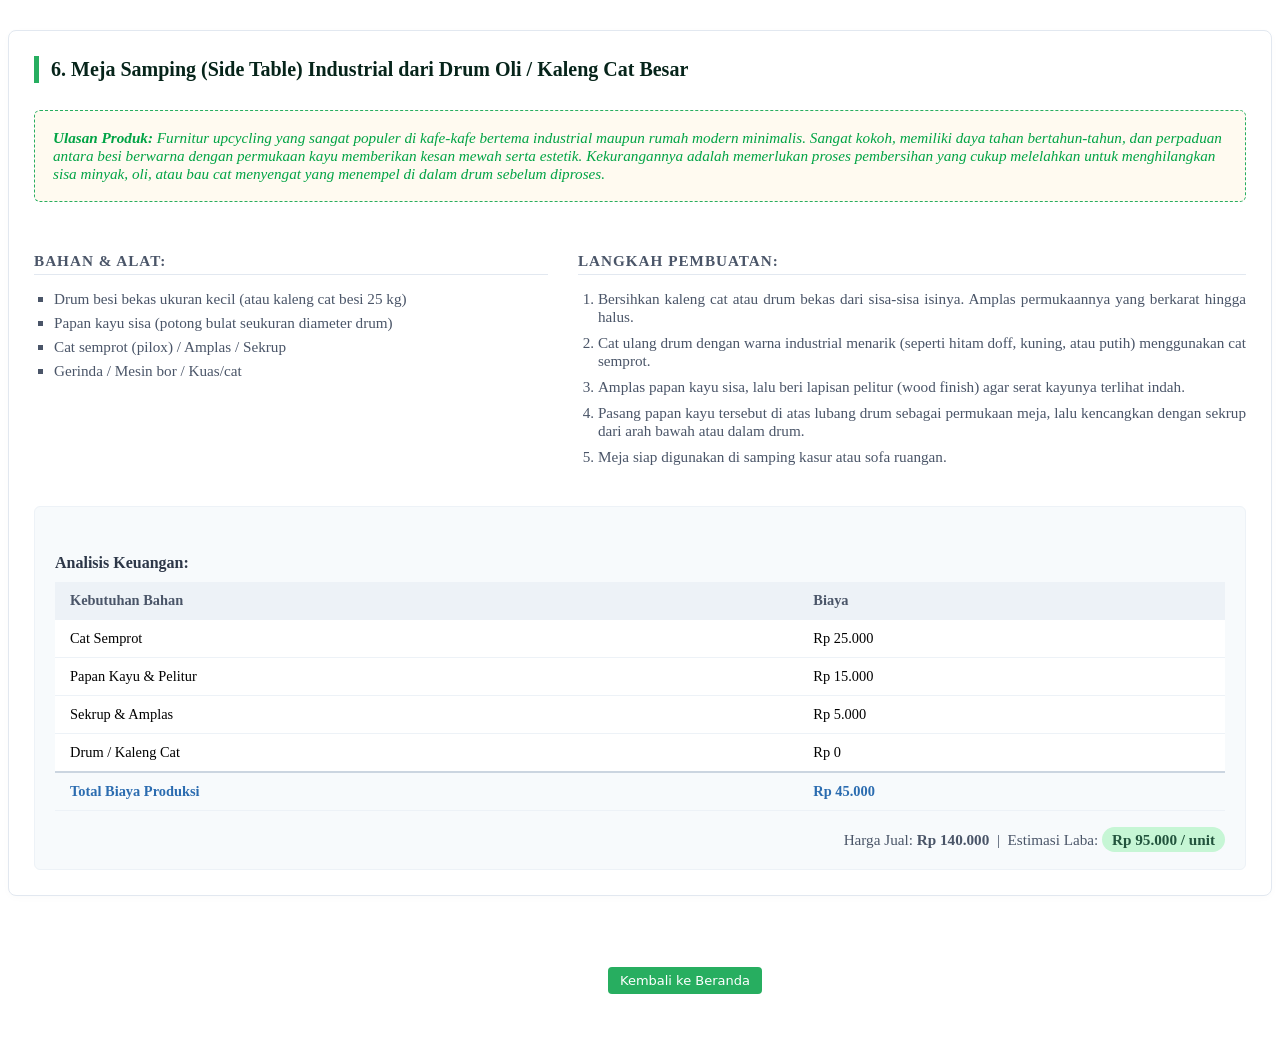
<file: 6.html>
<!DOCTYPE html>
<html lang="en">
<head>
    <meta charset="UTF-8">
    <meta name="viewport" content="width=device-width, initial-scale=1.0">
    <title>Document</title>
    <link rel="stylesheet" href="produk.css" />
</head>
<body>
    <!-- KARTU PRODUK 6 -->
            <article class="product-card">
                <h4>6. Meja Samping (Side Table) Industrial dari Drum Oli / Kaleng Cat Besar</h4>
                <p class="review"><strong>Ulasan Produk:</strong> Furnitur upcycling yang sangat populer di kafe-kafe bertema industrial maupun rumah modern minimalis. Sangat kokoh, memiliki daya tahan bertahun-tahun, dan perpaduan antara besi berwarna dengan permukaan kayu memberikan kesan mewah serta estetik. Kekurangannya adalah memerlukan proses pembersihan yang cukup melelahkan untuk menghilangkan sisa minyak, oli, atau bau cat menyengat yang menempel di dalam drum sebelum diproses.</p>
                
                <div class="grid-2col">
                    <div>
                        <h5>Bahan & Alat:</h5>
                        <ul class="item-list">
                            <li>Drum besi bekas ukuran kecil (atau kaleng cat besi 25 kg)</li>
                            <li>Papan kayu sisa (potong bulat seukuran diameter drum)</li>
                            <li>Cat semprot (pilox) / Amplas / Sekrup</li>
                            <li>Gerinda / Mesin bor / Kuas/cat</li>
                        </ul>
                    </div>
                    <div>
                        <h5>Langkah Pembuatan:</h5>
                        <ol class="step-list">
                            <li>Bersihkan kaleng cat atau drum bekas dari sisa-sisa isinya. Amplas permukaannya yang berkarat hingga halus.</li>
                            <li>Cat ulang drum dengan warna industrial menarik (seperti hitam doff, kuning, atau putih) menggunakan cat semprot.</li>
                            <li>Amplas papan kayu sisa, lalu beri lapisan pelitur (wood finish) agar serat kayunya terlihat indah.</li>
                            <li>Pasang papan kayu tersebut di atas lubang drum sebagai permukaan meja, lalu kencangkan dengan sekrup dari arah bawah atau dalam drum.</li>
                            <li>Meja siap digunakan di samping kasur atau sofa ruangan.</li>
                        </ol>
                    </div>
                </div>
                
                <div class="finance-area">
                    <h5>Analisis Keuangan:</h5>
                    <table class="finance-table">
                        <thead>
                            <tr>
                                <th>Kebutuhan Bahan</th>
                                <th>Biaya</th>
                            </tr>
                        </thead>
                        <tbody>
                            <tr><td>Cat Semprot</td><td>Rp 25.000</td></tr>
                            <tr><td>Papan Kayu & Pelitur</td><td>Rp 15.000</td></tr>
                            <tr><td>Sekrup & Amplas</td><td>Rp 5.000</td></tr>
                            <tr><td>Drum / Kaleng Cat</td><td>Rp 0</td></tr>
                            <tr class="total-row"><td>Total Biaya Produksi</td><td>Rp 45.000</td></tr>
                        </tbody>
                    </table>
                    <div class="summary-finance">
                        Harga Jual: <strong>Rp 140.000</strong> &nbsp;|&nbsp; Estimasi Laba: <span class="profit-tag">Rp 95.000 / unit</span>
                    </div>
                </div>
            </article>

            <br>
                <br>
                 <a href="ipas.html" class="btn-beranda">Kembali ke Beranda</a>
</body>
</html>
</file>
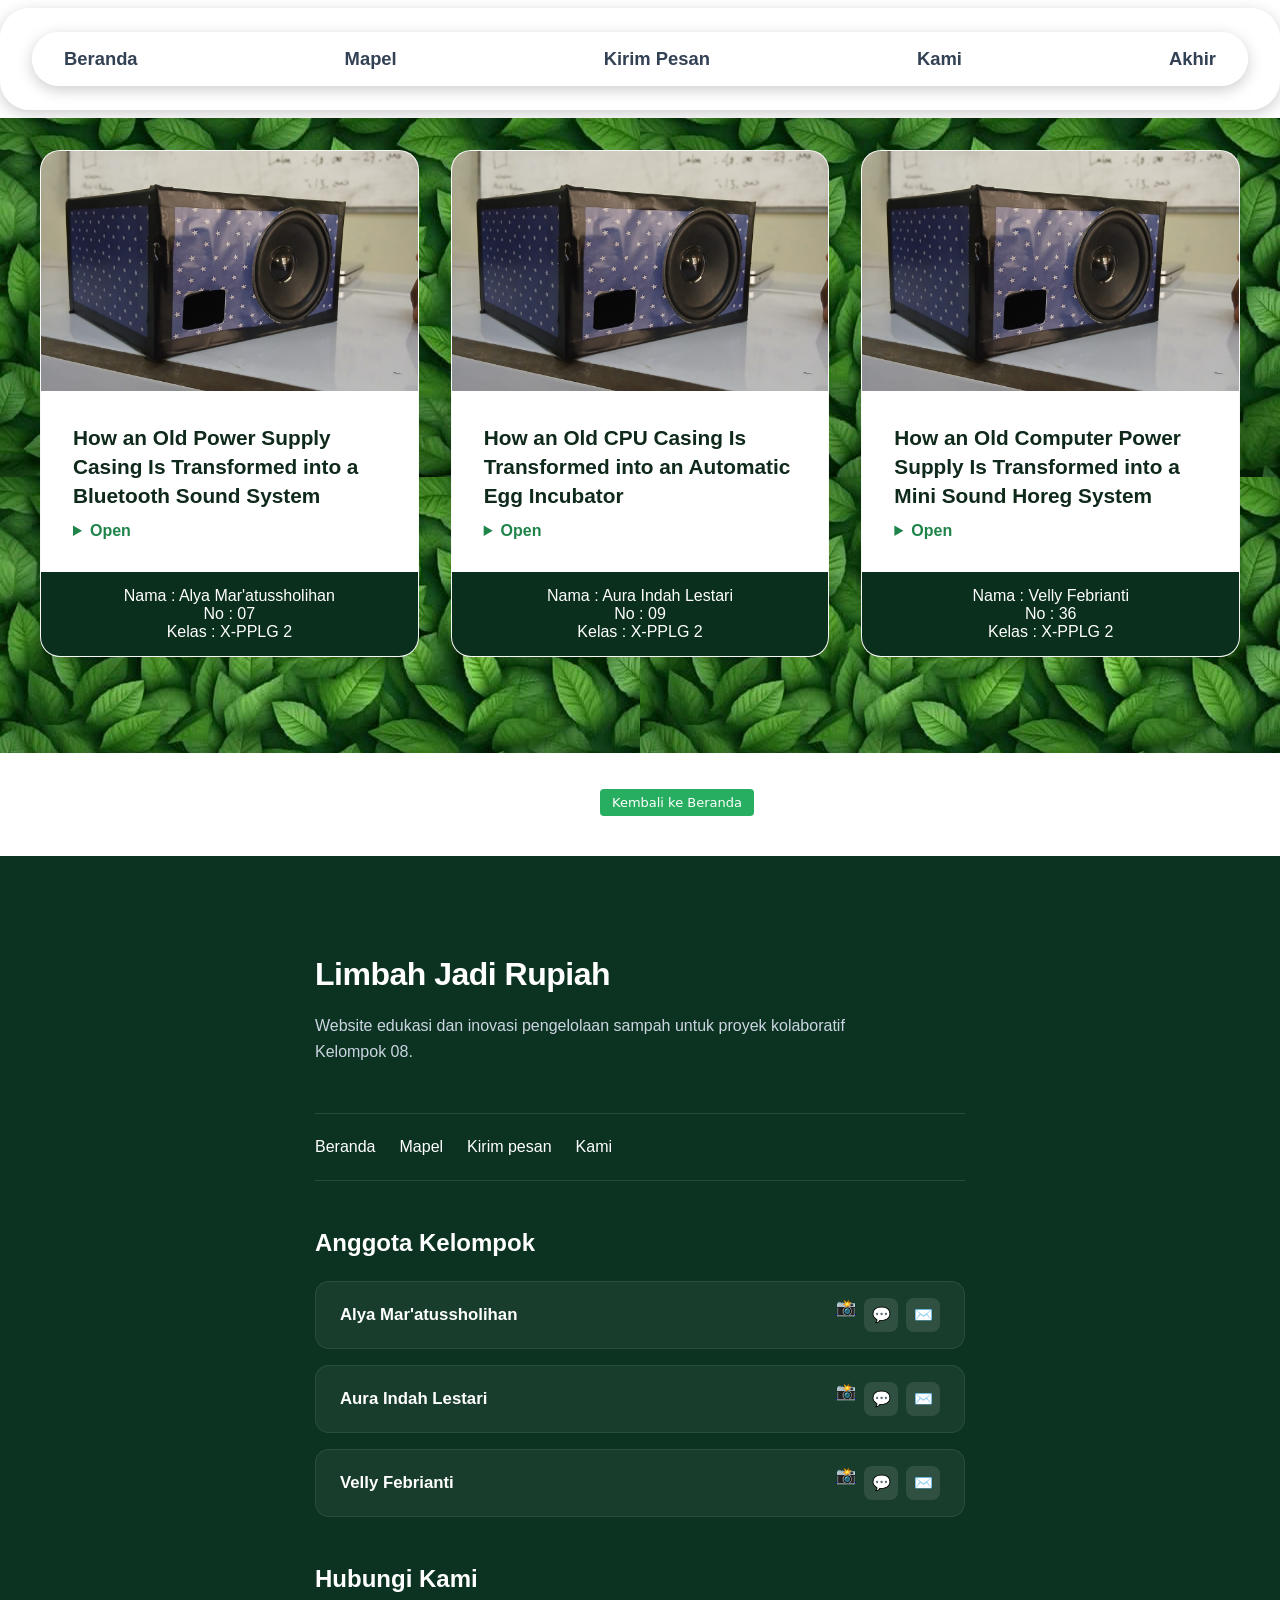
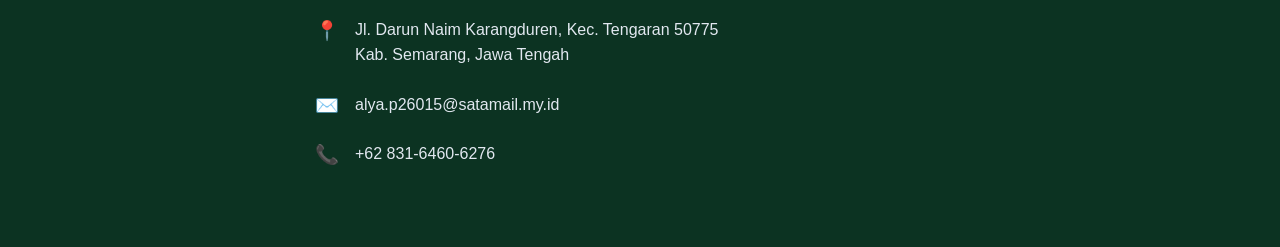
<file: inggris.html>
<!DOCTYPE html>
<html lang="en">
<head>
    <meta charset="UTF-8">
    <meta name="viewport" content="width=device-width, initial-scale=1.0">
    <title>Document</title>
    <link rel="stylesheet" href="inggris.css">
</head>
<body>
    <header class="navbar" id="beranda">     
                <!-- Daftar Link Menu -->
                <nav class="navbar">
                   <a href="index.html#beranda" class="popup-item">Beranda</a>
                    <a href="index.html#mapel" class="popup-item">Mapel </a>
                    <a href="index.html#kontak" class="popup-item">Kirim Pesan</a>
                    <a href="index.html#datadiri" class="popup-item">Kami</a>
                    <a href="index.html#akhir" class="popup-item">Akhir</a> 
                </nav>
    </header>

    <!-- Section Galeri Karya -->
    <section class="gallery-section" id="teks">
        <div class="gallery-container">
            
            <!-- Grid Layout -->
            <div class="gallery-grid">
                            
                <div class="card">
                    <div class="card-image-wrapper">
                        <img src="sound baru.jpeg" alt="sound" class="card-image">
                    </div>
                    
                    <div class="card-body">
                    <h1 class="card-item-title">
                        How an Old Power Supply Casing Is Transformed into a Bluetooth Sound System
                    </h1>
                    <details>
                    <summary class="t"><strong>Open</strong></summary>
                    <h2>Paragraph 1 - General Statement</h2>
                    <p>&emsp;Electronic waste is one of the environmental problems caused by the rapid 
                        development of technology. An old Power Supply Unit (PSU) is often discarded 
                        when its internal components are damaged or no longer needed. However, the outer 
                        metal casing of these units remains sturdy and can still be reused. One creative 
                        way to manage this waste is by transforming an old PSU casing into a trendy and 
                        useful household electronic item: a Bluetooth sound system. This transformation 
                        shows how electronic and metal waste can become a valuable and high-functioning 
                        product.
                    </p>

                    <h2>Paragraph 2 - The Transformation Process</h2>
                    <p>&emsp;The transformation begins when an unused PSU is disassembled into its 
                        individual parts. Its internal circuits and electronic components are completely 
                        removed, leaving an empty metal casing that is then cleaned thoroughly. Next, 
                        the front part of the metal casing is drilled or cut using metal shears to fit 
                        the exact size of the speakers. At this stage, the original function of the 
                        power supply enclosure changes. Instead of being used to protect computer power 
                        components, it becomes the protective frame for a new audio system.
                    </p>

                    <h2>Paragraph 3 - The Formation of a New Product</h2>
                    <p>&emsp;The cleaned casing is combined with new audio components to create a new 
                        object. Two passive speaker units (3-4 inches) and a Bluetooth amplifier module 
                        kit are carefully positioned and attached inside the frame. Through the process 
                        of wiring, the speaker lines and the 12V power adapter socket lines are securely 
                        soldered onto the amplifier module. Once all elements are firmly fixed with 
                        screws and hot glue, the PSU casing is reassembled, making sure that the 
                        Bluetooth antenna extends slightly outside the body so that the metal material 
                        does not block the signal.
                    </p>

                     <h2>Paragraph 4 - The Result and Its Impact</h2>
                    <p>&emsp;As a result, an old computer PSU casing is transformed into a unique 
                        Bluetooth sound system that has both functional and aesthetic value, showcasing 
                        a masculine and industrial design. The use of an iron casing provides a sturdy 
                        structure, where its solid weight effectively minimizes sound vibration (rattle) 
                        when playing music with heavy bass. The product can be used as a trendy 
                        household decoration while also reducing the accumulation of metal waste in 
                        landfills. Therefore, recycling computer components into audio devices is one 
                        way to support a more sustainable environment.
                    </p>

                    </div>
                    </details>
                    <footer class="footer">
              <p>
            Nama  : Alya Mar'atussholihan
            <br>
            No    : 07
            <br>
            Kelas : X-PPLG 2
        </p>  
        </div>

                <!-- Kartu 2 -->
        <div class="card">
            <div class="card-image-wrapper">
                        <img src="sound baru.jpeg" alt="sound" class="card-image">
                    </div>
                    <div class="card-body">
                        <h1 class="card-item-title">How an Old CPU Casing Is Transformed into an Automatic Egg Incubator</h1>
    <details>
        <summary class="t"><strong>Open</strong></summary>
    <h2>Paragraph 1 - General Statement</h2>
    <p>&emsp;Metal waste from legacy computer hardware often piles up and pollutes the environment 
        because it does not degrade naturally. One component that heavily contributes to this 
        accumulation is the outer iron enclosure of a computer's power unit. However, this metal 
        material possesses remarkable durability and a unique structure that makes it perfect for 
        repurposing. An innovative way to manage this waste is by transforming the computer's metal 
        casing into a wireless loudspeaker with a striking industrial aesthetic. This transformation 
        successfully turns scrap metal into a modern, highly artistic music player.</p>

    <h2>Paragraph 2 - The Transformation Process</h2>
    <p>&emsp;

        The process begins by completely emptying the iron enclosure so that no old electronic 
        components remain inside. The empty metal frame is then thoroughly cleaned to remove accumulated 
        dust and rust. Since raw computer metal casings often have sharp, dangerous edges, these corners 
        must be carefully smoothed out using a metal file or sandpaper to ensure the product is safe to 
       handle. Once the surface is safe, the front panel of the casing is drilled or cut using metal 
       shears to fit the exact outer diameter of the passive speakers.
    </p>

    <h2>Paragraph 3 - The Formation of a New Product</h2>
    <p>&emsp;During the assembly phase, modern audio components are integrated into the prepared iron 
        frame. Two passive speaker units (3-4 inches) and a Bluetooth amplifier module kit are precisely 
        positioned and mounted inside the box. The audio wiring and the 12V electrical power lines are 
        securely soldered onto the main circuit board to prevent them from snapping under heavy sound 
        vibrations. All components are then fixed with hot glue and locked tight with screws so that the 
        housing remains completely rigid and does not create any rattling noises when playing music.
    </p>

    <h2>Paragraph 4 - The Result and Its Impact</h2>
    <p>&emsp;As a result, the old scrap iron box is reborn as a rugged Bluetooth loudspeaker system 
        featuring a trendy, masculine industrial look. The final product functions flawlessly as a 
        heavy-bass music player while simultaneously serving as a unique piece of interior decor. 
        Through this recycling method, the volume of domestic metal waste can be significantly reduced. 
        Therefore, modifying old computer casings into decorative household electronics stands as a 
        smart solution for fostering an eco-friendly lifestyle. then thoroughly cleaned. To ensure 
        roper temperature stability, excess air holes on the casing are sealed using cardboard or 
       styrofoam. Since the thin metal walls of a CPU casing can easily lose heat, the entire interior 
       structure is lined with thick styrofoam or cardboard as insulation, preventing the inside 
       temperature from dropping during cold weather.
    </p>
                    </div>
                
    </details>
    <footer class="footer">
    <p>
            Nama  : Aura Indah Lestari
            <br>
            No    : 09
            <br>
            Kelas : X-PPLG 2
        </p>
    </div>
          
                

                <!-- Kartu 3 -->
                <div class="card">
                    <div class="card-image-wrapper">
                        <img src="sound baru.jpeg" alt="sound" class="card-image">
                    </div>
                    <div class="card-body">
                        <h1 class="card-item-title">How an Old Computer Power Supply Is Transformed into a Mini Sound Horeg System
                        </h1>
    <details>
        <summary class="t">
            <strong>Open</strong>
        </summary>
    <h2>Paragraph 1 - General Statement</h2>
    <p>&emsp;Electronic waste is one of the environmental problems caused by the rapid development of 
        technology.Old computer power supplies (PSU) are often discarded when they are damaged or no 
        longer needed. However, these metal boxes contain sturdy structures and useful components that 
        can still be reused. One creative way to manage this waste is by transforming an old computer 
        power supply into a mini sound horeg system. This transformation shows how electronic waste can 
        become a useful, powerful, and valuable product.
    </p>

    <h2>Paragraph 2 - The Transformation Process</h2>
    <p>&emsp;The transformation begins when an unused computer power supply is separated into individual 
        components. Its internal cables, circuit boards, and excess parts are removed to leave a clean, 
        sturdy metal casing. A custom audio amplifier module and a compact, punchy speaker driver are 
        then prepared. At this stage, the original function of the computer power supply changes. 
        Instead of regulating computer voltage, the metal casing becomes a protective and resonant 
        housing for a mini audio system.
    </p>

    <h2>Paragraph 3 - The Formation of a New Product</h2>
    <p>&emsp;The speaker driver and audio module are carefully fitted into the modified metal casing. 
        Through the process of mounting, wiring, and securing the knobs, ports, and power switch on the 
        front panel, the components form a solid and aggressive-looking mini sound system. The metallic 
        texture of the power supply gives it an industrial, heavy-duty appearance reminiscent of a 
        massive sound horeg setup. Once the wiring is properly connected and tested, the separate parts 
        become one complete functional audio product.
</p>

    <h2>Paragraph 4 - The Result and Its Impact</h2>
    <p>&emsp;As a result, an old computer power supply is transformed into a mini sound horeg system that has both functional and aesthetic value. The product can be used to play loud music with deep bass characteristics while also serving as a creative piece of room decoration. This transformation reduces the amount of electronic waste and encourages the reuse of available materials. Therefore, recycling computer components into custom sound systems is one fun way to support a more sustainable environment.</p>

                    </div>
                
    </details>
    <footer class="footer">
    <p>
            Nama  : Velly Febrianti
            <br>
            No    : 36
            <br>
            Kelas : X-PPLG 2
        </p>
    </div>
            </section>
             <br>
                <br>
                <div id="kembali">
                 <a href="index.html" class="btn-beranda">Kembali ke Beranda</a>
                </div> 
                

    
  <!-- Footer Section -->
    <footer class="site-footer" id="akhir">
        <div class="footer-container">
            
            <!-- Identitas Website -->
            <div class="footer-brand">
                <div class="footer-logo-box">
                    
                </div>
                <h3 class="footer-brand-title">Limbah Jadi Rupiah</h3>
                <p class="footer-brand-desc">
                    Website edukasi dan inovasi pengelolaan sampah untuk proyek kolaboratif Kelompok 08.
                </p>
            </div>

            <!-- Menu Navigasi Singkat -->
            <div class="footer-nav">
                <a href="#beranda" class="footer-nav-link">Beranda</a>
                <a href="#mapel" class="footer-nav-link">Mapel</a>
                <a href="#kontak" class="footer-nav-link">Kirim pesan</a>
                <a href="#datadiri" class="footer-nav-link">Kami</a>
            </div>

            <!-- Ringkasan Anggota Kelompok -->
            <div class="footer-team">
                <h4 class="footer-section-heading">Anggota Kelompok</h4>
                <div class="footer-member-list">
                    
                    <!-- Anggota 1 -->
                    <div class="footer-member-row">
                        <span class="footer-member-name">Alya Mar'atussholihan</span>
                        <div class="footer-member-socials">
                            <a href="https://instagram.com/@allyeeyys" class="social-icon" aria-label="Instagram">📸</a>
                            <a href="https://wa.link/683gnc" class="f-social-btn" aria-label="WhatsApp">💬</a>
                            <a href="mailto:alya.p26015@satamail.may.id" class="f-social-btn" aria-label="Email">✉️</a>
                        </div>
                    </div>

                    <!-- Anggota 2 -->
                    <div class="footer-member-row">
                        <span class="footer-member-name">Aura Indah Lestari</span>
                        <div class="footer-member-socials">
                            <a href="https://instagram.com/@aurindhlstr_" class="social-icon" aria-label="Instagram">📸</a>
                            <a href="https://wa.link/bvyb93" class="f-social-btn" aria-label="WhatsApp">💬</a>
                            <a href="mailto:aura.p26031@satamail.may.id" class="f-social-btn" aria-label="Email">✉️</a>
                        </div>
                    </div>

                    <!-- Anggota 3 -->
                    <div class="footer-member-row">
                        <span class="footer-member-name">Velly Febrianti</span>
                        <div class="footer-member-socials">
                            <a href="https://instagram.com/@velzz48" class="social-icon" aria-label="Instagram">📸</a>
                            <a href="https://wa.me/62895383135930" class="f-social-btn" aria-label="WhatsApp">💬</a>
                            <a href=""mailto:velly.p26136@satamail.may.id class="f-social-btn" aria-label="Email">✉️</a>
                        </div>
                    </div>

                </div>
            </div>

            <!-- Informasi Kontak Lengkap -->
            <div class="footer-contact">
                <h4 class="footer-section-heading">Hubungi Kami</h4>
                <ul class="footer-contact-list">
                    <li class="footer-contact-item">
                        <span class="contact-icon">📍</span>
                        <p class="contact-text">Jl. Darun Naim Karangduren, Kec. Tengaran 50775<br>Kab. Semarang, Jawa Tengah</p>
                    </li>
                    <li class="footer-contact-item">
                        <span class="contact-icon">✉️</span>
                        <p class="contact-text"><a href="mailto:alya.p26015@satamail.my.id" class="contact-link">alya.p26015@satamail.my.id</a></p>
                    </li>
                    <li class="footer-contact-item">
                        <span class="contact-icon">📞</span>
                        <p class="contact-text"><a href="https://wa.link/683gnc" target="_blank" class="contact-link">+62 831-6460-6276</a></p>
                    </li>
                </ul>
            </div>

        </div>
    </footer>


</body>
</html>
</file>
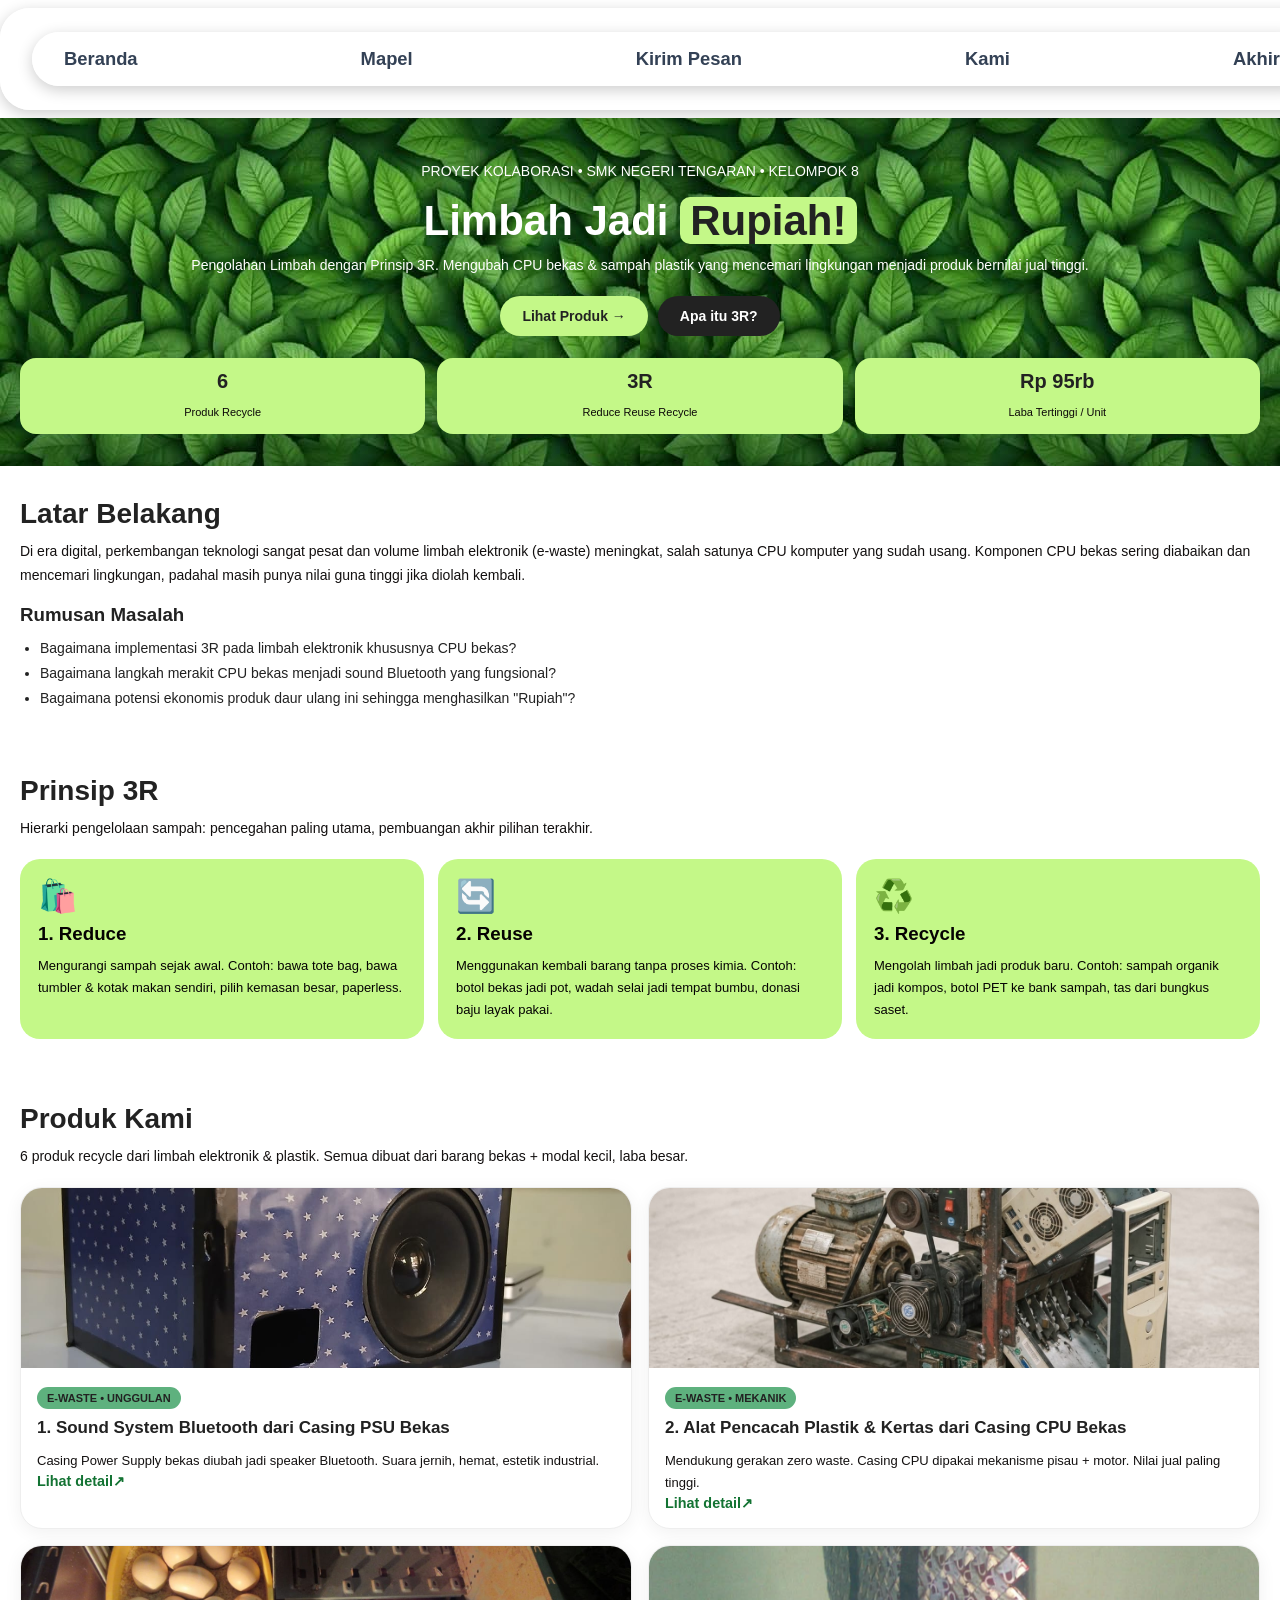
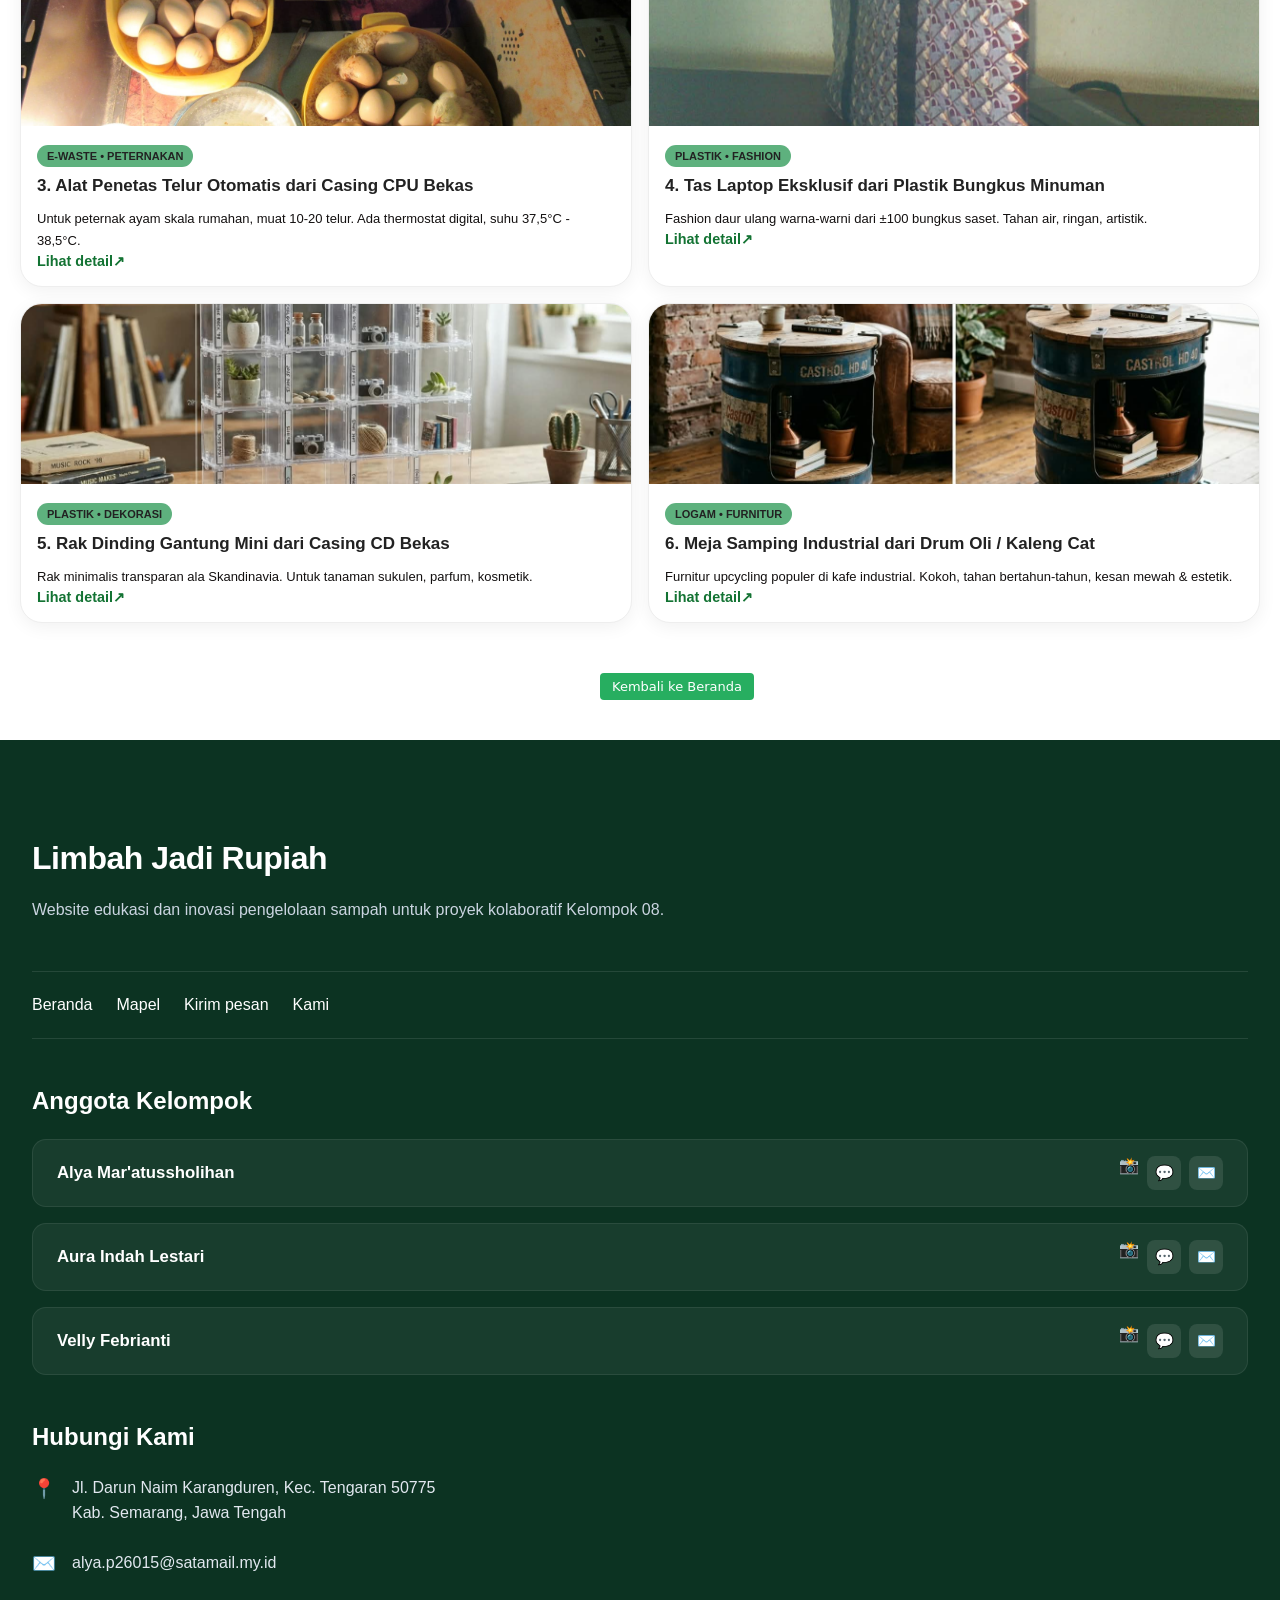
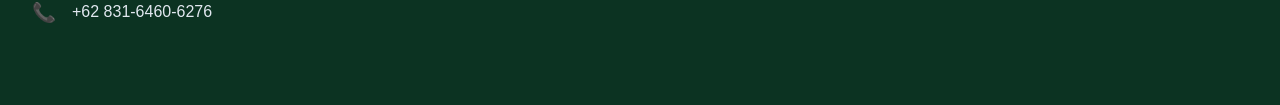
<file: ipas.html>
<!DOCTYPE html>
<html lang="id">
<head>
<meta charset="UTF-8">
<meta name="viewport" content="width=device-width, initial-scale=1.0">
<title>Limbah Jadi Rupiah - Kelompok 8</title>
<link rel="stylesheet" href="ipas.css">
</head>
<body>

<!-- TAG header : kepala website -->
<header class="navbar" id="beranda">     
                <!-- Daftar Link Menu -->
                <nav class="navbar">
                    <a href="index.html#beranda" class="popup-item">Beranda</a>
                    <a href="index.html#mapel" class="popup-item">Mapel </a>
                    <a href="index.html#kontak" class="popup-item">Kirim Pesan</a>
                    <a href="index.html#datadiri" class="popup-item">Kami</a>
                    <a href="index.html#akhir" class="popup-item">Akhir</a>
                </nav>
</header>


  <!-- TAG section : bagian Hero / Beranda -->

  <section class="hero" id="beranda">
    <!-- TAG p : paragraf kecil -->
    <p class="badge">PROYEK KOLABORASI • SMK NEGERI TENGARAN • KELOMPOK 8</p>
    <!-- TAG h1 : judul paling besar, cuma 1x di website -->
    <h1>Limbah Jadi <em>Rupiah!</em></h1>
    <!-- TAG p : paragraf penjelasan -->
    <p class="hero-desc">Pengolahan Limbah dengan Prinsip 3R. Mengubah CPU bekas & sampah plastik yang mencemari lingkungan menjadi produk bernilai jual tinggi.</p>
    <div class="hero-btn">
      <a class="btn btn-white" href="#produk">Lihat Produk →</a>
      <a class="btn btn-dark" href="#tiga-r">Apa itu 3R?</a>
    </div>
    <div class="stats">
      <div class="stat"><b>6</b><p>Produk Recycle</p></div>
      <div class="stat"><b>3R</b><p>Reduce Reuse Recycle</p></div>
      <div class="stat"><b>Rp 95rb</b><p>Laba Tertinggi / Unit</p></div>
    </div>
  </section>

  <!-- TAG section : Tentang / Latar Belakang -->
  <section id="tentang">
    <!-- TAG h2 : judul bagian -->
    <h2>Latar Belakang</h2>
    <p>Di era digital, perkembangan teknologi sangat pesat dan volume limbah elektronik (e-waste) meningkat, salah satunya CPU komputer yang sudah usang. Komponen CPU bekas sering diabaikan dan mencemari lingkungan, padahal masih punya nilai guna tinggi jika diolah kembali.</p>
    <h3>Rumusan Masalah</h3>
    <!-- TAG ul + li : list / daftar -->
    <ul>
      <li>Bagaimana implementasi 3R pada limbah elektronik khususnya CPU bekas?</li>
      <li>Bagaimana langkah merakit CPU bekas menjadi sound Bluetooth yang fungsional?</li>
      <li>Bagaimana potensi ekonomis produk daur ulang ini sehingga menghasilkan "Rupiah"?</li>
    </ul>
  </section>

  <!-- TAG section : Prinsip 3R -->
  <section id="tiga-r">
    <h2>Prinsip 3R</h2>
    <p>Hierarki pengelolaan sampah: pencegahan paling utama, pembuangan akhir pilihan terakhir.</p>
    <div class="grid3">
      <!-- TAG article : 1 kartu produk / materi -->
      <article class="card3">
        <span>🛍️</span>
        <h3>1. Reduce</h3>
        <p>Mengurangi sampah sejak awal. Contoh: bawa tote bag, bawa tumbler & kotak makan sendiri, pilih kemasan besar, paperless.</p>
      </article>
      <article class="card3">
        <span>🔄</span>
        <h3>2. Reuse</h3>
        <p>Menggunakan kembali barang tanpa proses kimia. Contoh: botol bekas jadi pot, wadah selai jadi tempat bumbu, donasi baju layak pakai.</p>
      </article>
      <article class="card3">
        <span>♻️</span>
        <h3>3. Recycle</h3>
        <p>Mengolah limbah jadi produk baru. Contoh: sampah organik jadi kompos, botol PET ke bank sampah, tas dari bungkus saset.</p>
      </article>
    </div>
  </section>

  <!-- TAG section : Produk -->
  <section id="produk">
    <h2>Produk Kami</h2>
    <p>6 produk recycle dari limbah elektronik & plastik. Semua dibuat dari barang bekas + modal kecil, laba besar.</p>

    <div class="produk-grid">
      <article class="pcard">
        <img src="sound baru.jpeg" alt="Sound System Bluetooth">
        <div class="pcard-body">
          <span class="tag">E-WASTE • UNGGULAN</span>
          <h3>1. Sound System Bluetooth dari Casing PSU Bekas</h3>
          <p>Casing Power Supply bekas diubah jadi speaker Bluetooth. Suara jernih, hemat, estetik industrial.</p>
           <div class="card-action">
            <a href="1.html" class="btn-detail">Lihat detail <span class="arrow-icon">↗</span></a>
           </div>
        </div>
      </article>

      <article class="pcard">
        <img src="pemotong.jpeg" alt="Alat Pencacah">
        <div class="pcard-body">
          <span class="tag">E-WASTE • MEKANIK</span>
          <h3>2. Alat Pencacah Plastik & Kertas dari Casing CPU Bekas</h3>
          <p>Mendukung gerakan zero waste. Casing CPU dipakai mekanisme pisau + motor. Nilai jual paling tinggi.</p>
          <div class="card-action">
            <a href="2.html" class="btn-detail">Lihat detail <span class="arrow-icon">↗</span></a>
           </div>
        </div>
      </article>

      <article class="pcard">
        <img src="telur_lusyuk.jpeg" alt="Penetas Telur">
        <div class="pcard-body">
          <span class="tag">E-WASTE • PETERNAKAN</span>
          <h3>3. Alat Penetas Telur Otomatis dari Casing CPU Bekas</h3>
          <p>Untuk peternak ayam skala rumahan, muat 10-20 telur. Ada thermostat digital, suhu 37,5°C - 38,5°C.</p>
          <div class="card-action">
            <a href="3.html" class="btn-detail">Lihat detail <span class="arrow-icon">↗</span></a>
           </div>
        </div>
      </article>

      <article class="pcard">
        <img src="TAS_IMUET.jpeg" alt="Tas Laptop">
        <div class="pcard-body">
          <span class="tag">PLASTIK • FASHION</span>
          <h3>4. Tas Laptop Eksklusif dari Plastik Bungkus Minuman</h3>
          <p>Fashion daur ulang warna-warni dari ±100 bungkus saset. Tahan air, ringan, artistik.</p>
          <div class="card-action">
            <a href="4.html" class="btn-detail">Lihat detail <span class="arrow-icon">↗</span></a>
           </div>
        </div>
      </article>

      <article class="pcard">
        <img src="rak.jpeg" alt="Rak CD">
        <div class="pcard-body">
          <span class="tag">PLASTIK • DEKORASI</span>
          <h3>5. Rak Dinding Gantung Mini dari Casing CD Bekas</h3>
          <p>Rak minimalis transparan ala Skandinavia. Untuk tanaman sukulen, parfum, kosmetik.</p>
          <div class="card-action">
            <a href="5.html" class="btn-detail">Lihat detail <span class="arrow-icon">↗</span></a>
           </div>
        </div>
      </article>

      <article class="pcard">
        <img src="meja_imuet.jpeg" alt="Meja Drum">
        <div class="pcard-body">
          <span class="tag">LOGAM • FURNITUR</span>
          <h3>6. Meja Samping Industrial dari Drum Oli / Kaleng Cat</h3>
          <p>Furnitur upcycling populer di kafe industrial. Kokoh, tahan bertahun-tahun, kesan mewah & estetik.</p>
          <div class="card-action">
            <a href="6.html" class="btn-detail">Lihat detail <span class="arrow-icon">↗</span></a>
           </div> 
        </div>
      </article>
    </div>
  </section>
   <br>
                 <a href="index.html" class="btn-beranda">Kembali ke Beranda</a>


  <!-- Footer Section -->
    <footer class="site-footer" id="akhir">
        <div class="footer-container">
            
            <!-- Identitas Website -->
            <div class="footer-brand">
                <div class="footer-logo-box">
                    
                </div>
                <h3 class="footer-brand-title">Limbah Jadi Rupiah</h3>
                <p class="footer-brand-desc">
                    Website edukasi dan inovasi pengelolaan sampah untuk proyek kolaboratif Kelompok 08.
                </p>
            </div>

            <!-- Menu Navigasi Singkat -->
            <div class="footer-nav">
                <a href="#beranda" class="footer-nav-link">Beranda</a>
                <a href="#mapel" class="footer-nav-link">Mapel</a>
                <a href="#kontak" class="footer-nav-link">Kirim pesan</a>
                <a href="#datadiri" class="footer-nav-link">Kami</a>
            </div>

            <!-- Ringkasan Anggota Kelompok -->
            <div class="footer-team">
                <h4 class="footer-section-heading">Anggota Kelompok</h4>
                <div class="footer-member-list">
                    
                    <!-- Anggota 1 -->
                    <div class="footer-member-row">
                        <span class="footer-member-name">Alya Mar'atussholihan</span>
                        <div class="footer-member-socials">
                            <a href="https://instagram.com/@allyeeyys" class="social-icon" aria-label="Instagram">📸</a>
                            <a href="https://wa.link/683gnc" class="f-social-btn" aria-label="WhatsApp">💬</a>
                            <a href="mailto:alya.p26015@satamail.may.id" class="f-social-btn" aria-label="Email">✉️</a>
                        </div>
                    </div>

                    <!-- Anggota 2 -->
                    <div class="footer-member-row">
                        <span class="footer-member-name">Aura Indah Lestari</span>
                        <div class="footer-member-socials">
                            <a href="https://instagram.com/@aurindhlstr_" class="social-icon" aria-label="Instagram">📸</a>
                            <a href="https://wa.link/bvyb93" class="f-social-btn" aria-label="WhatsApp">💬</a>
                            <a href="mailto:aura.p26031@satamail.may.id" class="f-social-btn" aria-label="Email">✉️</a>
                        </div>
                    </div>

                    <!-- Anggota 3 -->
                    <div class="footer-member-row">
                        <span class="footer-member-name">Velly Febrianti</span>
                        <div class="footer-member-socials">
                            <a href="https://instagram.com/@velzz48" class="social-icon" aria-label="Instagram">📸</a>
                            <a href="https://wa.me/62895383135930" class="f-social-btn" aria-label="WhatsApp">💬</a>
                            <a href=""mailto:velly.p26136@satamail.may.id class="f-social-btn" aria-label="Email">✉️</a>
                        </div>
                    </div>

                </div>
            </div>

            <!-- Informasi Kontak Lengkap -->
            <div class="footer-contact">
                <h4 class="footer-section-heading">Hubungi Kami</h4>
                <ul class="footer-contact-list">
                    <li class="footer-contact-item">
                        <span class="contact-icon">📍</span>
                        <p class="contact-text">Jl. Darun Naim Karangduren, Kec. Tengaran 50775<br>Kab. Semarang, Jawa Tengah</p>
                    </li>
                    <li class="footer-contact-item">
                        <span class="contact-icon">✉️</span>
                        <p class="contact-text"><a href="mailto:alya.p26015@satamail.my.id" class="contact-link">alya.p26015@satamail.my.id</a></p>
                    </li>
                    <li class="footer-contact-item">
                        <span class="contact-icon">📞</span>
                        <p class="contact-text"><a href="https://wa.link/683gnc" target="_blank" class="contact-link">+62 831-6460-6276</a></p>
                    </li>
                </ul>
            </div>

        </div>
    </footer>


   

</body>
</html>
</file>
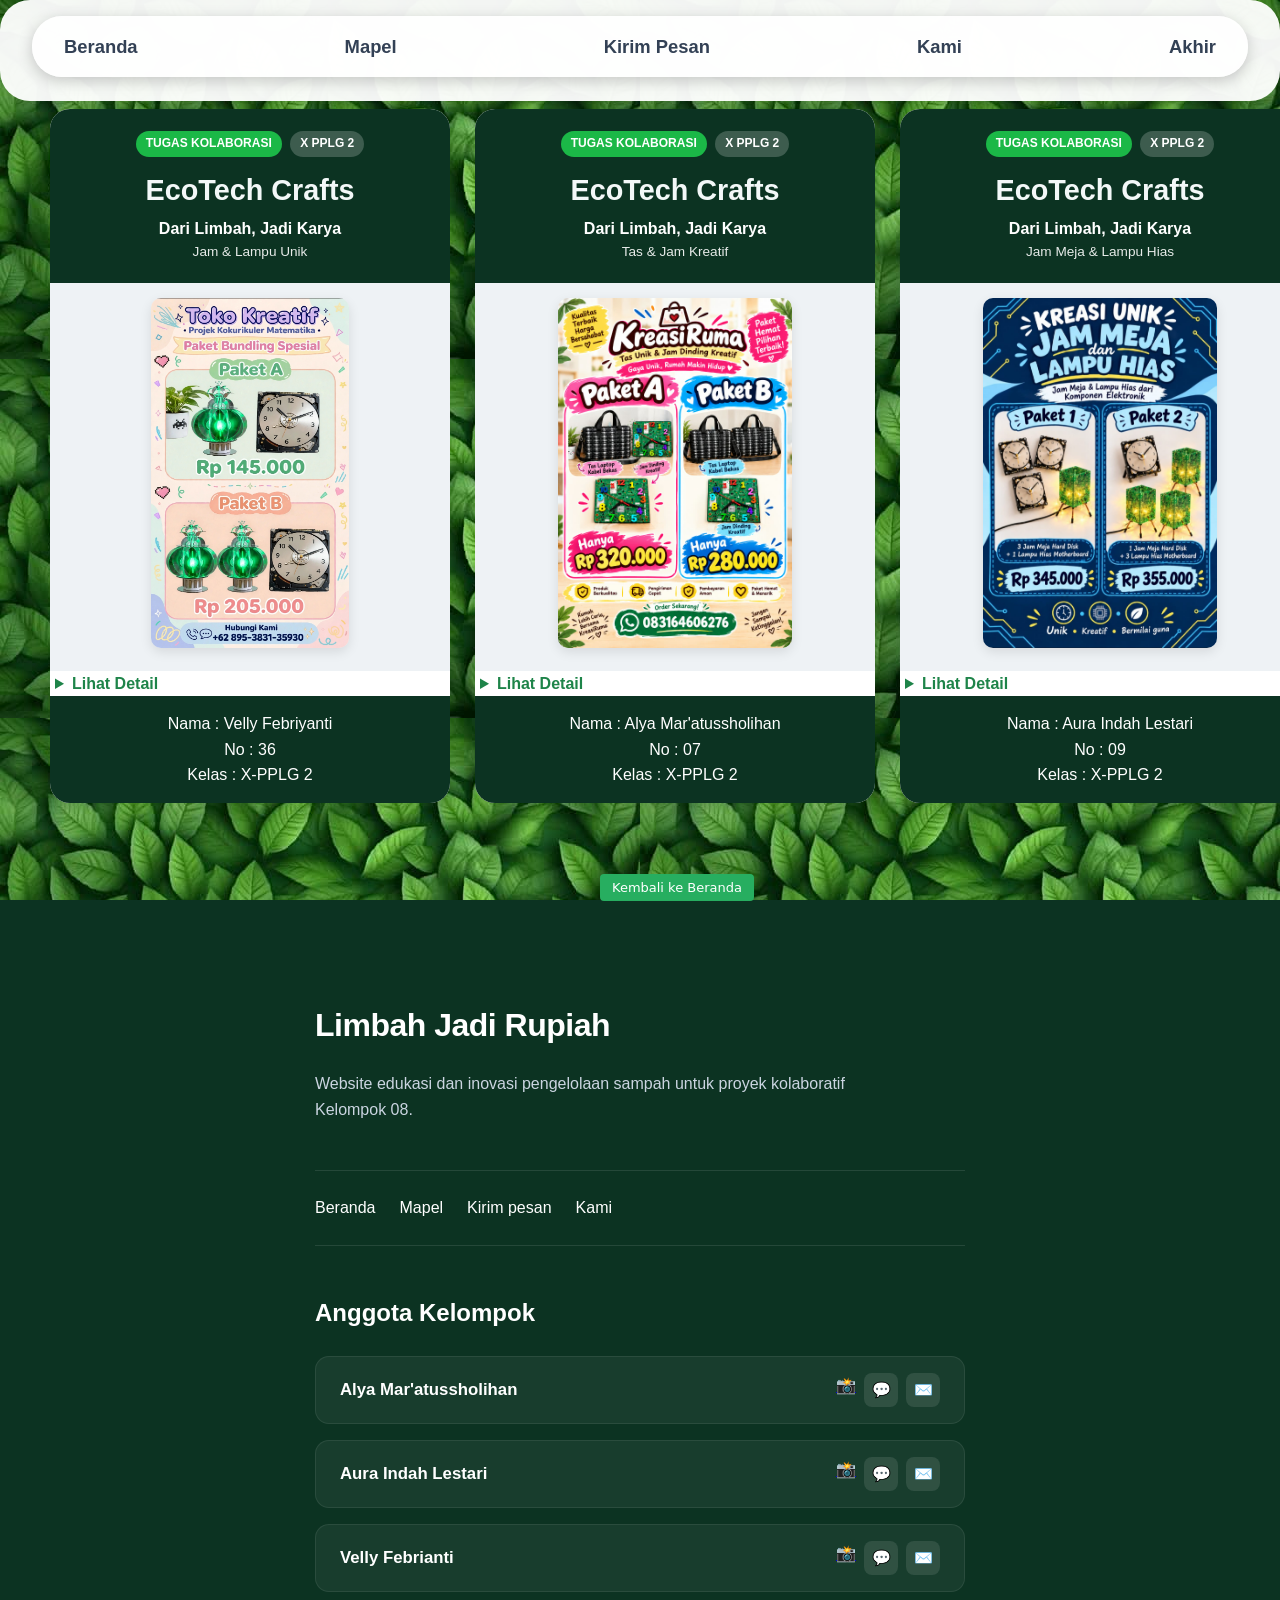
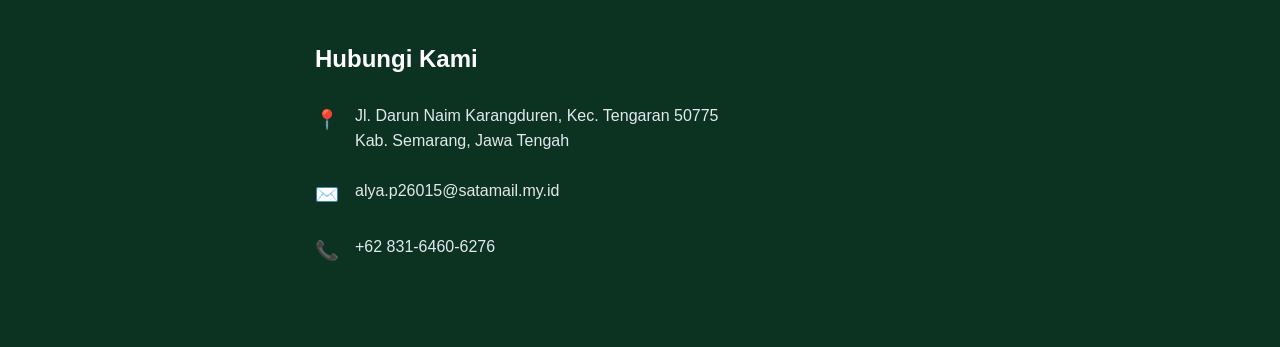
<file: mtk.html>
<!DOCTYPE html>
<html lang="id">
<head>
    <meta charset="UTF-8">
    <meta name="viewport" content="width=device-width, initial-scale=1.0">
    <title>Tugas Kolaborasi Matematika - EcoTech Crafts</title>
    <link rel="stylesheet" href="mtk.css">
</head>
<body>

    <header class="navbar" id="beranda">     
                <!-- Daftar Link Menu -->
                <nav class="navbar">
                    <a href="index.html#beranda" class="popup-item">Beranda</a>
                    <a href="index.html#mapel" class="popup-item">Mapel </a>
                    <a href="index.html#kontak" class="popup-item">Kirim Pesan</a>
                    <a href="index.html#datadiri" class="popup-item">Kami</a>
                    <a href="index.html#akhir" class="popup-item">Akhir</a>
                </nav>
    </header>
    <section>
        <!-- WRAPPER UTAMA SUPAYA SEJAJAR KE SAMPING -->
    <div class="wrapper-horizontal" >
        <!-- KARTU 1: Paket Lampu & Jam -->
        <div class="card-container" id="perhitungan">
            <header class="header">
                <div class="badge-tugas">TUGAS KOLABORASI</div>
                <div class="badge-kelas">X PPLG 2</div>
                <h1 class="brand-title">EcoTech Crafts</h1>
                <p class="tagline">Dari Limbah, Jadi Karya</p>
                <p class="sub-tagline">Jam & Lampu Unik</p>
            </header>

            <div class="image-section">
                <img src="VELLY.JPG.jpeg" alt="Flyer 1" class="poster-img">
            </div>
            <details>
                <summary class="t"><strong>Lihat Detail</strong></summary>
            <main class="content">
                <h2 class="section-title">Penyelesaian SPLDV</h2>
                <div class="info-grid">
                    <div class="info-box"><span class="box-tag">Paket A</span><p>1 Lampu + 1 Jam = <strong>Rp 145.000</strong></p></div>
                    <div class="info-box"><span class="box-tag">Paket B</span><p>2 Lampu + 1 Jam = <strong>Rp 205.000</strong></p></div>
                </div>

                <div class="variable-box">
                    <p><strong>Misal:</strong></p>
                    <ul>
                        <li><span class="var">x</span> = harga 1 Lampu</li>
                        <li><span class="var">y</span> = harga 1 Jam Harddisk</li>
                    </ul>
                    <p class="model-eq"><strong>Model:</strong> x+y=145rb | 2x+y=205rb</p>
                </div>

                <div class="step-card">
                    <h3>1. Eliminasi Variabel <span class="var">y</span></h3>
                    <div class="math-block">
                        <p>(2x + y) - (x + y) = 205.000 - 145.000</p>
                        <p class="result-line">x = 60.000</p>
                    </div>
                    <p class="highlight-text">Harga 1 Lampu = <strong>Rp 60.000</strong></p>
                </div>

                <div class="step-card">
                    <h3>2. Substitusi <span class="var">x</span></h3>
                    <div class="math-block">
                        <p>60.000 + y = 145.000</p>
                        <p class="result-line">y = 85.000</p>
                    </div>
                    <p class="highlight-text">Harga 1 Jam = <strong>Rp 85.000</strong></p>
                </div>

                <div class="step-card check-card">
                    <h3>Cek Hasil</h3>
                    <p>Paket A: 60rb + 85rb = 145rb &#9989;</p>
                    <p>Paket B: 2(60rb) + 85rb = 205rb &#9989;</p>
                </div>

                <div class="conclusion-card">
                    <h3>Kesimpulan</h3>
                    <ul>
                        <li>Lampu = <strong>Rp 60.000</strong></li>
                        <li>Jam = <strong>Rp 85.000</strong></li>
                    </ul>
                </div>
            </main>
            </details>

            <footer class="footer">
              <p>
            Nama  : Velly Febriyanti
            <br>
            No    : 36
            <br>
            Kelas : X-PPLG 2
        </p>  
            
            </footer>
        </div>
        <!-- KARTU 2: Paket Tas & Jam -->
        <div class="card-container">
            <header class="header">
                <div class="badge-tugas">TUGAS KOLABORASI</div>
                <div class="badge-kelas">X PPLG 2</div>
                <h1 class="brand-title">EcoTech Crafts</h1>
                <p class="tagline">Dari Limbah, Jadi Karya</p>
                <p class="sub-tagline">Tas & Jam Kreatif</p>
            </header>

            <div class="image-section">
                <img src="ALYA.jpeg" alt="Flyer 2" class="poster-img">
            </div>
            <details>
                <summary class="t"><strong>Lihat Detail</strong></summary>
            <main class="content">
                <h2 class="section-title">Penyelesaian SPLDV</h2>
                <div class="info-grid">
                    <div class="info-box"><span class="box-tag">Paket A</span><p>1 Tas + 2 Jam = <strong>Rp 320.000</strong></p></div>
                    <div class="info-box"><span class="box-tag">Paket B</span><p>2 Tas + 1 Jam = <strong>Rp 280.000</strong></p></div>
                </div>

                <div class="variable-box">
                    <p><strong>Misal:</strong></p>
                    <ul>
                        <li><span class="var">x</span> = harga 1 Tas Laptop</li>
                        <li><span class="var">y</span> = harga 1 Jam Dinding</li>
                    </ul>
                    <p class="model-eq"><strong>Model:</strong> x+2y=320rb | 2x+y=280rb</p>
                </div>

                <div class="step-card">
                    <h3>1. Eliminasi Variabel <span class="var">x</span></h3>
                    <div class="math-block">
                        <p>2x + 4y = 640.000 | 2x + y = 280.000</p>
                        <p class="result-line">3y = 360.000 &rarr; y = 120.000</p>
                    </div>
                    <p class="highlight-text">Harga 1 Jam = <strong>Rp 120.000</strong></p>
                </div>

                <div class="step-card">
                    <h3>2. Substitusi <span class="var">y</span></h3>
                    <div class="math-block">
                        <p>x + 2(120.000) = 320.000</p>
                        <p class="result-line">x = 80.000</p>
                    </div>
                    <p class="highlight-text">Harga 1 Tas = <strong>Rp 80.000</strong></p>
                </div>

                <div class="step-card check-card">
                    <h3>Cek Hasil</h3>
                    <p>Paket A: 80rb + 2(120rb) = 320rb &#9989;</p>
                    <p>Paket B: 2(80rb) + 120rb = 280rb &#9989;</p>
                </div>

                <div class="conclusion-card">
                    <h3>Kesimpulan</h3>
                    <ul>
                        <li>Tas = <strong>Rp 80.000</strong></li>
                        <li>Jam = <strong>Rp 120.000</strong></li>
                    </ul>
                </div>
            </main>
            </details>
            <footer class="footer">
             <p>
            Nama  : Alya Mar'atussholihan
            <br>
            No    : 07
            <br>
            Kelas : X-PPLG 2
        </p> 
               
            </footer>
    </div>
            

        <!-- KARTU 3: Paket Jam Meja & Lampu Hias -->
        <div class="card-container">
            <header class="header">
                <div class="badge-tugas">TUGAS KOLABORASI</div>
                <div class="badge-kelas">X PPLG 2</div>
                <h1 class="brand-title">EcoTech Crafts</h1>
                <p class="tagline">Dari Limbah, Jadi Karya</p>
                <p class="sub-tagline">Jam Meja & Lampu Hias</p>
            </header>

            <div class="image-section">
                <img src="AURA.jpeg" alt="Flyer 3" class="poster-img">
            </div>
            <details>
                <summary class="t"><strong>Lihat Detail</strong></summary>
            <main class="content">
                <h2 class="section-title">Penyelesaian SPLDV</h2>
                <div class="info-grid">
                    <div class="info-box"><span class="box-tag">Paket 1</span><p>3 Jam + 1 Lampu = <strong>Rp 345.000</strong></p></div>
                    <div class="info-box"><span class="box-tag">Paket 2</span><p>1 Jam + 3 Lampu = <strong>Rp 355.000</strong></p></div>
                </div>

                <div class="variable-box">
                    <p><strong>Misal:</strong></p>
                    <ul>
                        <li><span class="var">x</span> = harga 1 Jam Meja</li>
                        <li><span class="var">y</span> = harga 1 Lampu Hias</li>
                    </ul>
                    <p class="model-eq"><strong>Model:</strong> 3x+y=345rb | x+3y=355rb</p>
                </div>

                <div class="step-card">
                    <h3>1. Eliminasi Variabel <span class="var">y</span></h3>
                    <div class="math-block">
                        <p>9x + 3y = 1.035.000 | x + 3y = 355.000</p>
                        <p class="result-line">8x = 680.000 &rarr; x = 85.000</p>
                    </div>
                    <p class="highlight-text">Harga 1 Jam = <strong>Rp 85.000</strong></p>
                </div>

                <div class="step-card">
                    <h3>2. Substitusi <span class="var">x</span></h3>
                    <div class="math-block">
                        <p>3(85.000) + y = 345.000</p>
                        <p class="result-line">y = 90.000</p>
                    </div>
                    <p class="highlight-text">Harga 1 Lampu = <strong>Rp 90.000</strong></p>
                </div>

                <div class="step-card check-card">
                    <h3>Cek Hasil</h3>
                    <p>Paket 1: 3(85rb) + 90rb = 345rb &#9989;</p>
                    <p>Paket 2: 85rb + 3(90rb) = 355rb &#9989;</p>
                </div>

                <div class="conclusion-card">
                    <h3>Kesimpulan</h3>
                    <ul>
                        <li>Jam Meja = <strong>Rp 85.000</strong></li>
                        <li>Lampu Hias = <strong>Rp 90.000</strong></li>
                    </ul>
                </div>
            </main>
            </details>
            <footer class="footer">
              <p>
            Nama  : Aura Indah Lestari
            <br>
            No    : 09
            <br>
            Kelas : X-PPLG 2
        </p>  
    </div>   
            </footer>
        </div>
         <br>
                <br>
                 <a href="index.html" class="btn-beranda">Kembali ke Beranda</a>
    
        
  <!-- Footer Section -->
    <footer class="site-footer" id="akhir">
        <div class="footer-container">
            
            <!-- Identitas Website -->
            <div class="footer-brand">
                <div class="footer-logo-box">
                    
                </div>
                <h3 class="footer-brand-title">Limbah Jadi Rupiah</h3>
                <p class="footer-brand-desc">
                    Website edukasi dan inovasi pengelolaan sampah untuk proyek kolaboratif Kelompok 08.
                </p>
            </div>

            <!-- Menu Navigasi Singkat -->
            <div class="footer-nav">
                <a href="#beranda" class="footer-nav-link">Beranda</a>
                <a href="#mapel" class="footer-nav-link">Mapel</a>
                <a href="#kontak" class="footer-nav-link">Kirim pesan</a>
                <a href="#datadiri" class="footer-nav-link">Kami</a>
            </div>

            <!-- Ringkasan Anggota Kelompok -->
            <div class="footer-team">
                <h4 class="footer-section-heading">Anggota Kelompok</h4>
                <div class="footer-member-list">
                    
                    <!-- Anggota 1 -->
                    <div class="footer-member-row">
                        <span class="footer-member-name">Alya Mar'atussholihan</span>
                        <div class="footer-member-socials">
                            <a href="https://instagram.com/@allyeeyys" class="social-icon" aria-label="Instagram">📸</a>
                            <a href="https://wa.link/683gnc" class="f-social-btn" aria-label="WhatsApp">💬</a>
                            <a href="mailto:alya.p26015@satamail.may.id" class="f-social-btn" aria-label="Email">✉️</a>
                        </div>
                    </div>

                    <!-- Anggota 2 -->
                    <div class="footer-member-row">
                        <span class="footer-member-name">Aura Indah Lestari</span>
                        <div class="footer-member-socials">
                            <a href="https://instagram.com/@aurindhlstr_" class="social-icon" aria-label="Instagram">📸</a>
                            <a href="https://wa.link/bvyb93" class="f-social-btn" aria-label="WhatsApp">💬</a>
                            <a href="mailto:aura.p26031@satamail.may.id" class="f-social-btn" aria-label="Email">✉️</a>
                        </div>
                    </div>

                    <!-- Anggota 3 -->
                    <div class="footer-member-row">
                        <span class="footer-member-name">Velly Febrianti</span>
                        <div class="footer-member-socials">
                            <a href="https://instagram.com/@velzz48" class="social-icon" aria-label="Instagram">📸</a>
                            <a href="https://wa.me/62895383135930" class="f-social-btn" aria-label="WhatsApp">💬</a>
                            <a href=""mailto:velly.p26136@satamail.may.id class="f-social-btn" aria-label="Email">✉️</a>
                        </div>
                    </div>

                </div>
            </div>

            <!-- Informasi Kontak Lengkap -->
            <div class="footer-contact">
                <h4 class="footer-section-heading">Hubungi Kami</h4>
                <ul class="footer-contact-list">
                    <li class="footer-contact-item">
                        <span class="contact-icon">📍</span>
                        <p class="contact-text">Jl. Darun Naim Karangduren, Kec. Tengaran 50775<br>Kab. Semarang, Jawa Tengah</p>
                    </li>
                    <li class="footer-contact-item">
                        <span class="contact-icon">✉️</span>
                        <p class="contact-text"><a href="mailto:alya.p26015@satamail.my.id" class="contact-link">alya.p26015@satamail.my.id</a></p>
                    </li>
                    <li class="footer-contact-item">
                        <span class="contact-icon">📞</span>
                        <p class="contact-text"><a href="https://wa.link/683gnc" target="_blank" class="contact-link">+62 831-6460-6276</a></p>
                    </li>
                </ul>
            </div>

        </div>
    </footer>


</body>
</html>
</file>
<file: style.css>
/* Reset & Global Styles  */
* {
    margin: 0;
    padding: 0;
    box-sizing: border-box;
    font-family: 'Segoe UI', Tahoma, Geneva, Verdana, sans-serif;
    
}

body {
    background-color:#15803d;
    color: #fff;
}

/*  Navbar Styles  */
.navbar {
    display: flex;
    justify-content: space-between;
    align-items: center;
    flex-wrap: wrap;
    gap: 15px;
    padding: 1rem 2rem;
    background-color: rgba(255, 255, 255, 0.95);
    color: #1a3a2a;
    border-radius: 30px;
    margin: 20px auto;
    width: 90%;
    width: 100%;
    box-shadow: 0 4px 15px rgba(0, 0, 0, 0.2);
}


/*  Overlay & Pop-up Menu Styles  */
.nav-overlay {
    position: fixed;
    top: 0;
    left: 0;
    width: 100%;
    height: 100%;
    background-color: rgba(46, 138, 58, 0.4); 
    backdrop-filter: blur(4px); 
    display: flex;
    justify-content: center;
    align-items: flex-start;
    padding: 1.5rem;
    opacity: 0;
    pointer-events: none;
    transition: opacity 0.3s ease;
}

/* Daftar Link Menu Vertikal */


.popup-item {
    text-decoration: none;
    color: #334155;
    font-size: 1.15rem;
    font-weight: 600;
    transition: color 0.2s ease, transform 0.2s ease;
    align-self: flex-start;
}

.popup-item:hover {
    color: #0d5c3a;
    transform: translateX(4px);
}

/*  Hero Section Styles */
.hero-section {
    position: relative;
    display: flex;
    align-items: center;
    justify-content: center;
    padding: 4rem 2rem;
    text-align: left;
    /* Menggunakan linear gradient sebagai pengganti ilustrasi latar belakang */
    background-image: url('background.jpg');
    background-size: cover;
    background-position: center;
    min-height: 85vh;
}

.hero-overlay {
    position: absolute;
    top: 0;
    left: 0;
    width: 100%;
    height: 100%;
    background: rgba(20, 29, 23, 0.4); 
    z-index: 1;
}

.hero-content {
    position: relative;
    z-index: 2;
    max-width: 800px;
    width: 100%;
    margin: 0 auto;
}

/* Badge */
.badge {
    display: inline-flex;
    align-items: center;
    gap: 0.5rem;
    background-color: rgba(255, 255, 255, 0.15);
    border: 1px solid rgba(255, 255, 255, 0.3);
    padding: 0.5rem 1.25rem;
    border-radius: 50px;
    font-size: 0.9rem;
    margin-bottom: 2rem;
    backdrop-filter: blur(5px);
}

/* Tipografi Hero */
.hero-title {
    font-size: 2.8rem;
    font-weight: 700;
    line-height: 1.2;
    margin-bottom: 1.5rem;
}

.highlight-text {
    color: #a3e635;
}

.hero-description {
    font-size: 1.1rem;
    line-height: 1.6;
    color: #e2e8f0;
    margin-bottom: 2.5rem;
    max-width: 650px;
}

.hero-buttons{
    display: flex;
    flex-wrap: wrap;
    gap: 1rem;
}

.btn {
    display: inline-block;
    text-decoration: none;
    padding: 0.8rem 2rem;
    border-radius: 8px;
    font-weight: 600;
    transition: all 0.3s ease;
    text-align: center;
}

.btn-primary {
    background-color: #a3e635;
    color: #121212;
}

.btn-primary:hover {
    background-color: #84cc16;
    transform: translateY(-2px);
}

.btn-secondary {
    background-color: transparent;
    color: #ffffff;
    border: 2px solid rgba(255, 255, 255, 0.6);
}

.btn-secondary:hover {
    background-color: rgba(255, 255, 255, 0.1);
    border-color: #ffffff;
    transform: translateY(-2px);
}

/* Content Section Styles */
.content-section {
    background-color: #f7f9f6; 
    color: #1a2e22;
    padding: 5rem 2rem;
}

.container {
    max-width: 800px;
    margin: 0 auto;
    display: flex;
    flex-direction: column;
    gap: 4rem;  
}

/* Blok Permasalahan Utama */
.problem-block {
    position: relative;
    padding-left: 1.5rem;
}

/* Garis aksen vertikal di sebelah kiri judul */
.problem-block::before {
    content: '';
    position: absolute;
    left: 0;
    top: 5px;
    bottom: 5px;
    width: 4px;
    background-color: #2e7d32; 
    border-radius: 2px;
}

.section-title {
    font-size: 2.2rem;
    font-weight: 700;
    color: #0f291b;
    margin-bottom: 1.5rem;
    letter-spacing: -0.5px;
}

.problem-text {
    font-size: 1.1rem;
    line-height: 1.7;
    color: #4a5d50;
}

/* Blok Analisis Penyelesaian (Card) */
.solution-card {
    background-color: #0a2f1d;
    color: #ffffff;
    padding: 2.5rem;
    border-radius: 24px;
    box-shadow: 0 10px 30px rgba(10, 47, 29, 0.15);
}

.card-badge {
    display: inline-flex;
    align-items: center;
    gap: 0.5rem;
    font-size: 0.85rem;
    font-weight: 700;
    letter-spacing: 1px;
    color: #a3e635;
    margin-bottom: 1.25rem;
}

.card-title {
    font-size: 1.8rem;
    font-weight: 700;
    margin-bottom: 1.25rem;
    line-height: 1.3;
}

.card-text {
    font-size: 1.05rem;
    line-height: 1.7;
    color: #cbd5e1;
}

/*  Gallery Section Styles  */
.gallery-section {
    background-color: #f7f9f6;
    padding: 2rem 2rem 6rem 2rem;
}

.gallery-container {
    max-width: 1200px;
    margin: 0 auto;
}

.gallery-header {
    max-width: 700px;
    margin-bottom: 3.5rem;
    margin-left: 22%;
    color: #15803d;
    text-align: center;
}


.gallery-subtitle {
    font-size: 1.15rem;
    line-height: 1.7;
    color: #556b5c;
}

/* Flexbox Grid System untuk susunan 3 atas, 1 tengah bawah */
.gallery-grid {
    display: flex;
    flex-wrap: wrap;
    gap: 2rem;
    justify-content: center; 
}

/* Ukuran kartu dasar (untuk mode 3 kolom) */
.card {
    background-color: #ffffff;
    border-radius: 20px;
    overflow: hidden;
    box-shadow: 0 4px 20px rgba(0, 0, 0, 0.05);
    flex: 1 1 calc(33.333% - 2rem); 
    min-width: 290px;
    max-width: 380px;
    display: flex;
    flex-direction: column;
    border: 1px solid rgba(0, 0, 0, 0.03);
}

/* Gambar Kartu */
.card-image-wrapper {
    width: 100%;
    height: 240px;
    background-color: #e2e8f0;
    overflow: hidden;
}

.card-image {
    width: 100%;
    height: 100%;
    object-fit: cover;
    transition: transform 0.3s ease;
}

.card:hover .card-image {
    transform: scale(1.05);
}

/* Konten Kartu */
.card-body {
    padding: 2rem;
    display: flex;
    flex-direction: column;
    flex-grow: 1;
}

/* Tags/Kategori */
.tag {
    display: inline-block;
    align-self: flex-start;
    font-size: 0.75rem;
    font-weight: 700;
    letter-spacing: 0.5px;
    padding: 0.25rem 0.75rem;
    border-radius: 4px;
    margin-bottom: 1rem;
}

.tag-blue { background-color: #e0f2fe; color: #0369a1; }
.tag-green { background-color: #dcfce7; color: #15803d; }
.tag-orange { background-color: #ffedd5; color: #c2410c; }
.tag-purple { background-color: #f3e8ff; color: #6b21a8; }

.card-item-title {
    font-size: 1.3rem;
    font-weight: 700;
    color: #0f291b;
    margin-bottom: 0.75rem;
    line-height: 1.4;
}

.card-item-text {
    font-size: 0.95rem;
    line-height: 1.6;
    color: #64748b;
    margin-bottom: 2rem;
    flex-grow: 1;
}

/* Link Aksi */
.card-link {
    text-decoration: none;
    color: #15803d;
    font-weight: 600;
    font-size: 0.95rem;
    align-self: flex-start;
    border-bottom: 2px solid transparent;
    padding-bottom: 2px;
    transition: all 0.2s ease;
}

.card-link:hover {
    color: #0f291b;
    border-color: #15803d;
}


/*  Contact Section Styles  */
.contact-section {
    background-color: #ffffff;
    padding: 5rem 2rem;
    color: #1a2e22;
}

.contact-container {
    max-width: 650px;
    margin: 0 auto;
    display: flex;
    flex-direction: column;
    gap: 2.5rem;
}

.contact-header {
    text-align: left;
}

.contact-title {
    font-size: 2.4rem;
    font-weight: 700;
    color: #0f291b;
    margin-bottom: 1rem;
    letter-spacing: -0.5px;
}

.contact-subtitle {
    font-size: 1.05rem;
    line-height: 1.6;
    color: #64748b;
}

/* Container Formulir */
.contact-form {
    background-color: #ffffff;
    border: 1px solid #e2e8f0;
    padding: 2.5rem;
    border-radius: 20px;
    box-shadow: 0 4px 20px rgba(0, 0, 0, 0.02);
    display: flex;
    flex-direction: column;
    gap: 1.5rem;
}

.form-group {
    width: 100%;
}

/* Desain Input & Textarea */
.form-input {
    width: 100%;
    padding: 1.1rem 1.5rem;
    font-size: 1rem;
    border: 1px solid #cbd5e1;
    border-radius: 14px;
    background-color: #ffffff;
    color: #1a2e22;
    outline: none;
    transition: all 0.3s ease;
}

.form-input::placeholder {
    color: #94a3b8;
}

.form-input:focus {
    border-color: #0f291b;
    box-shadow: 0 0 0 4px rgba(15, 41, 27, 0.08);
}

.textarea-input {
    resize: vertical;
    min-height: 120px;
}

/* Tombol Kirim WhatsApp */
.btn-kirim {
    width: 100%;
    padding: 1.1rem;
    background-color: #0d5c3a; /* Hijau botol khas */
    color: #ffffff;
    border: none;
    border-radius: 14px;
    font-size: 1.05rem;
    font-weight: 600;
    cursor: pointer;
    transition: all 0.3s ease;
    display: flex;
    justify-content: center;
    align-items: center;
    gap: 0.5rem;
}

.btn-kirim:hover {
    background-color: #0a472d;
    transform: translateY(-1px);
    box-shadow: 0 4px 12px rgba(13, 92, 58, 0.2);
}

/* Info Box Alamat di bagian bawah */
.info-card {
    background-color: #f4f6f4; 
    border-radius: 20px;
    padding: 2rem;
    border: 1px solid rgba(0, 0, 0, 0.02);
}

.info-title {
    font-size: 1.6rem;
    font-weight: 700;
    color: #0f291b;
    margin-bottom: 1rem;
}

.info-item {
    font-size: 1rem;
    line-height: 1.6;
    color: #334155;
}

.info-item strong {
    color: #0f291b;
    display: block;
    margin-bottom: 0.25rem;
}

/*  Team Section Styles */
.team-section {
    background-color: #f7f9f6;
    padding: 5rem 2rem;
}

.team-container {
    max-width: 650px;
    margin: 0 auto;
}

.team-section-title {
    font-size: 2.4rem;
    font-weight: 700;
    color: #0f291b;
    margin-bottom: 2.5rem;
    letter-spacing: -0.5px;
}

/* List wrapper untuk susunan kartu vertikal */
.team-list {
    display: flex;
    flex-direction: column;
    gap: 1.5rem;
}

/* Kartu Anggota */
.member-card {
    background-color: #ffffff;
    border-radius: 20px;
    padding: 1.5rem 2rem;
    display: flex;
    justify-content: space-between;
    align-items: center;
    box-shadow: 0 4px 15px rgba(0, 0, 0, 0.02);
    border: 1px solid rgba(0, 0, 0, 0.01);
}

/* Bagian Kiri: Foto + Teks Info */
.member-info {
    display: flex;
    align-items: center;
    gap: 1.5rem;
}

.avatar-wrapper {
    width: 70px;
    height: 70px;
    border-radius: 50%;
    overflow: hidden;
    background-color: #e2e8f0;
    border: 2px solid #e2e8f0;
    flex-shrink: 0;
}

.member-avatar {
    width: 100%;
    height: 100%;
    object-fit: cover;
}

.member-detail {
    display: flex;
    flex-direction: column;
    gap: 0.25rem;
}

.member-name {
    font-size: 1.25rem;
    font-weight: 700;
    color: #0f291b;
}

.member-class {
    font-size: 0.95rem;
    color: #64748b;
}

/* Bagian Kanan: Ikon Tombol Sosial Media */
.member-socials {
    display: flex;
    gap: 0.75rem;
}

.social-icon {
    text-decoration: none;
    font-size: 1.1rem;
    width: 38px;
    height: 38px;
    background-color: #f1f5f9;
    border-radius: 10px;
    display: flex;
    justify-content: center;
    align-items: center;
    transition: all 0.2s ease;
    border: 1px solid #e2e8f0;
}

.social-icon:hover {
    background-color: #0d5c3a; 
    transform: translateY(-2px);
    box-shadow: 0 4px 8px rgba(13, 92, 58, 0.15);
}

/*  Footer Section Styles  */
.site-footer {
    background-color: #0c3322;
    color: #ffffff;
    padding: 5rem 2rem;
}

.footer-container {
    max-width: 650px; 
    margin: 0 auto;
    display: flex;
    flex-direction: column;
    gap: 3rem;
}

/* Bagian Brand & Deskripsi */
.footer-brand {
    display: flex;
    flex-direction: column;
    gap: 1.25rem;
}


.footer-brand-title {
    font-size: 2rem;
    font-weight: 700;
    letter-spacing: -0.5px;
}

.footer-brand-desc {
    font-size: 1rem;
    line-height: 1.6;
    color: #cbd5e1;
    max-width: 550px;
}

/* Navigasi Horizontal Singkat */
.footer-nav {
    display: flex;
    flex-wrap: wrap;
    gap: 1.5rem;
    border-top: 1px solid rgba(255, 255, 255, 0.1);
    border-bottom: 1px solid rgba(255, 255, 255, 0.1);
    padding: 1.5rem 0;
}

.footer-nav-link {
    color: #ffffff;
    text-decoration: none;
    font-size: 1rem;
    font-weight: 500;
    transition: color 0.2s ease;
}

.footer-nav-link:hover {
    color: #a3e635; 
}

/* Sub-Heading Bagian */
.footer-section-heading {
    font-size: 1.5rem;
    font-weight: 700;
    margin-bottom: 1.5rem;
}

/* Daftar Anggota Baris Gelap */
.footer-member-list {
    display: flex;
    flex-direction: column;
    gap: 1rem;
}

.footer-member-row {
    background-color: rgba(255, 255, 255, 0.05); 
    border: 1px solid rgba(255, 255, 255, 0.08);
    border-radius: 14px;
    padding: 1rem 1.5rem;
    display: flex;
    justify-content: space-between;
    align-items: center;
}

.footer-member-name {
    font-size: 1.05rem;
    font-weight: 600;
}

.footer-member-socials {
    display: flex;
    gap: 0.5rem;
}

.f-social-btn {
    text-decoration: none;
    width: 34px;
    height: 34px;
    background-color: rgba(255, 255, 255, 0.1);
    border-radius: 8px;
    display: flex;
    justify-content: center;
    align-items: center;
    font-size: 0.95rem;
    transition: all 0.2s ease;
}

.f-social-btn:hover {
    background-color: #a3e635;
    transform: translateY(-1px);
}

/* Informasi Detail Kontak */
.footer-contact-list {
    list-style: none;
    display: flex;
    flex-direction: column;
    gap: 1.5rem;
}

.footer-contact-item {
    display: flex;
    align-items: flex-start;
    gap: 1rem;
}

.contact-icon {
    font-size: 1.2rem;
    flex-shrink: 0;
    margin-top: 2px;
}

.contact-text {
    font-size: 1rem;
    line-height: 1.6;
    color: #e2e8f0;
}

.contact-link {
    color: #e2e8f0;
    text-decoration: none;
    border-bottom: 1px solid transparent;
    transition: all 0.2s ease;
}

.contact-link:hover {
    color: #a3e635;
    border-color: #a3e635;
}

/* Responsif Media Queries */
@media (max-width: 600px) {
    .site-footer {
        padding: 4rem 1.5rem;
    }
    
    .footer-member-row {
        flex-direction: column;
        align-items: flex-start;
        gap: 1rem;
    }
    
    .footer-member-socials {
        width: 100%;
        justify-content: flex-end;
    }

    .footer-brand-title {
        font-size: 1.7rem;
    }
}

/* Responsif Media Queries  */
@media (max-width: 600px) {
    .member-card {
        flex-direction: column;
        align-items: flex-start;
        gap: 1.5rem;
        padding: 1.5rem;
    }

    .member-socials {
        width: 100%;
        justify-content: flex-start;
        border-top: 1px solid #f1f5f9;
        padding-top: 1rem;
    }
    
    .team-section-title {
        font-size: 2rem;
        margin-bottom: 2rem;
    }
}

/* Responsif Media Queries */
@media (max-width: 768px) {
    .contact-section {
        padding: 3.5rem 1.5rem;
    }
    
    .contact-form {
        padding: 1.5rem;
    }

    .contact-title {
        font-size: 2rem;
    }
}

/* Responsif Media Queries  */
@media (max-width: 992px) {
    /* Menjadi 2 kolom pada tablet */
    .card {
        flex: 1 1 calc(50% - 2rem);
        max-width: 450px;
    }
}

@media (max-width: 768px) {
    /* Menjadi 1 kolom penuh pada mobile hp */
    .card {
        flex: 1 1 100%;
        max-width: 100%;
    }
    .gallery-section {
        padding: 1rem 1.5rem 4rem 1.5rem;
    }
}

/* Responsif Tambahan  */
@media (max-width: 768px) {
    .content-section {
        padding: 3.5rem 1.5rem;
    }
    
    .container {
        gap: 3rem;
    }

    .section-title {
        font-size: 1.8rem;
    }

    .card-title {
        font-size: 1.5rem;
    }

    .solution-card {
        padding: 2rem 1.5rem;
    }
}

/*  Responsif (Media Queries)  */
@media (max-width: 768px) {
    .hero-title {
        font-size: 2.2rem;
    }
    
    .hero-description {
        font-size: 1rem;
    }

    .hero-buttons {
        flex-direction: column;
    }

    .btn {
        width: 100%;
    }
}
</file>
<file: produk.css>
.product-card {
    background: #ffffff;
    border: 1px solid #e2e8f0;
    border-radius: 8px;
    padding: 25px;
    margin-top: 30px;
    margin-bottom: 35px;
    box-shadow: 0 2px 8px rgba(0, 0, 0, 0.02);
}

.product-card h4 {
    margin-top: 0;
    color: #06241a;
    font-size: 1.25rem;
    border-left: 5px solid #27ae60;
    padding-left: 12px;
    padding-top: 2px;
    padding-bottom: 2px;
}

/* Kotak Ulasan/Review Keunggulan Produk */
.product-card .review {
    background: #fffaf0;
    padding: 18px;
    border-radius: 6px;
    font-style: italic;
    font-size: 0.95rem;
    margin-top: 15px;
    margin-bottom: 25px;
    border: 1px dashed #27ae60;
    color: #01a345;
}

/* Layout Grid Dua Kolom (Alat vs Langkah) */
.grid-2col {
    display: grid;
    grid-template-columns: 1fr 1.3fr;
    gap: 30px;
    margin-bottom: 25px;
}

.grid-2col h5 {
    color: #4a5568;
    font-size: 0.95rem;
    margin-bottom: 12px;
    text-transform: uppercase;
    letter-spacing: 1px;
    border-bottom: 1px solid #e2e8f0;
    padding-bottom: 4px;
}

/* List Alat dan Bahan */
.item-list {
    list-style-type: square;
    padding-left: 20px;
    font-size: 0.95rem;
    color: #4a5568;
}

.item-list li {
    margin-bottom: 6px;
}

/* List Langkah Kerja Pembuatan */
.step-list {
    padding-left: 20px;
    font-size: 0.95rem;
    color: #4a5568;
}

.step-list li {
    margin-bottom: 8px;
    text-align: justify;
}

.finance-area {
    background: #f7fafc;
    border: 1px solid #edf2f7;
    border-radius: 6px;
    padding: 20px;
    margin-top: 20px;
}

.finance-area h5 {
    color: #2d3748;
    margin-bottom: 10px;
    font-size: 1rem;
}

/* Desain Tabel Keuangan Minimalis */
.finance-table {
    width: 100%;
    border-collapse: collapse;
    margin-bottom: 15px;
    background: #ffffff;
}

.finance-table th, .finance-table td {
    padding: 10px 15px;
    text-align: left;
    font-size: 0.9rem;
    border-bottom: 1px solid #edf2f7;
}

.finance-table th {
    background-color: #edf2f7;
    color: #4a5568;
    font-weight: 600;
}

.finance-table .total-row td {
    font-weight: bold;
    background-color: #f7fafc;
    border-top: 2px solid #cbd5e0;
    color: #2b6cb0;
}

/* Ringkasan Laba Bersih */
.summary-finance {
    text-align: right;
    font-size: 0.95rem;
    color: #4a5568;
    padding-top: 5px;
}

.profit-tag {
    background-color: #c6f6d5;
    color: #22543d;
    padding: 4px 10px;
    border-radius: 20px;
    font-weight: bold;
}

/* Footer Halaman Bawah */
.main-footer {
    text-align: center;
    color: #a0aec0;
    font-size: 0.85rem;
    margin-top: 50px;
}


.btn-beranda {
  display: inline-block;
  padding: 6px 12px;
  background-color: #27ae60;
  color: #ffffff;
  text-decoration: none;
  border-radius: 4px;
  font-family: system-ui, -apple-system, sans-serif;
  font-size: 13px;
  font-weight: 500;
  transition: background-color 0.2s ease;
  margin-bottom: 40px;
  margin-left: 600px;
}

.btn-beranda:hover {
  background-color: #1e8449;
}
</file>
<file: inggris.css>
* {
    margin: 0;
    padding: 0;
    box-sizing: border-box;
    font-family: 'Segoe UI', Tahoma, Geneva, Verdana, sans-serif;  
}



.content-section {
    background-color: #1c4706; 
    color: #1a2e22;
    padding: 5rem 2rem;
}

.container {
    max-width: 800px;
    margin: 0 auto;
    display: flex;
    flex-direction: column;
    gap: 4rem; 
}

.navbar {
    display: flex;
    justify-content: space-between;
    align-items: center;
    padding: 1rem 2rem;
    background-color: rgba(255, 255, 255, 0.95);
    color: #1a3a2a;
    border-radius: 30px;
    margin: 8px auto;
    width: 90%;
    width: 100%;
    box-shadow: 0 4px 15px rgba(0, 0, 0, 0.2);
}

.popup-item {
    text-decoration: none;
    color: #334155;
    font-size: 1.15rem;
    font-weight: 600;
    transition: color 0.2s ease, transform 0.2s ease;
    align-self: flex-start;
}

.popup-item:hover {
    color: #0d5c3a;
    transform: translateX(4px);
}

/* Blok Permasalahan Utama */
.problem-block {
    position: relative;
    padding-left: 1.5rem;
}

/* Garis aksen vertikal di sebelah kiri judul */
.problem-block::before {
    content: '';
    position: absolute;
    left: 0;
    top: 5px;
    bottom: 5px;
    width: 4px;
    background-color: #2e7d32; 
    border-radius: 2px;
}

.section-title {
    font-size: 2.2rem;
    font-weight: 700;
    color: #0f291b;
    margin-bottom: 1.5rem;
    letter-spacing: -0.5px;
}

.problem-text {
    font-size: 1.1rem;
    line-height: 1.7;
    color: #4a5d50;
}

/* Blok Analisis Penyelesaian (Card) */
.solution-card {
    background-color: #0a2f1d; 
    color: #ffffff;
    padding: 2.5rem;
    border-radius: 24px;
    box-shadow: 0 10px 30px rgba(10, 47, 29, 0.15);
}

.card-badge {
    display: inline-flex;
    align-items: center;
    gap: 0.5rem;
    font-size: 0.85rem;
    font-weight: 700;
    letter-spacing: 1px;
    color: #a3e635; 
    margin-bottom: 1.25rem;
}

.card-title {
    font-size: 1.8rem;
    font-weight: 700;
    margin-bottom: 1.25rem;
    line-height: 1.3;
}

.card-text {
    font-size: 1.05rem;
    line-height: 1.7;
    color: #80e499;
}

/* --- Gallery Section Styles --- */
.gallery-section {
    background-image: url(background.jpg); 
    padding: 2rem 2rem 6rem 2rem;
}

.gallery-container {
    max-width: 1200px;
    margin: 0 auto;
}

.gallery-header {
    max-width: 700px;
    margin-bottom: 3.5rem;
}

.gallery-subtitle {
    font-size: 1.15rem;
    line-height: 1.7;
    color: #556b5c;
}

/* Flexbox Grid System untuk susunan 3 atas, 1 tengah bawah */
.gallery-grid {
    display: flex;
    flex-wrap: wrap;
    gap: 2rem;
    justify-content: center; 
}

/* Ukuran kartu dasar (untuk mode 3 kolom) */
.card {
    height: fit-content;
    background-color: #ffffff;
    border-radius: 20px;
    overflow: hidden;
    box-shadow: 0 4px 20px rgba(0, 0, 0, 0.05);
    flex: 1 1 calc(33.333% - 2rem); 
    min-width: 290px;
    max-width: 380px;
    display: flex;
    flex-direction: column;
    border: 1px solid rgba(0, 0, 0, 0.03);
}

/* Gambar Kartu */
.card-image-wrapper {
    width: 100%;
    height: 240px;
    background-color: #e2e8f0;
    overflow: hidden;
}

.card-image {
    width: 100%;
    height: 100%;
    object-fit: cover;
    transition: transform 0.3s ease;
}

.card:hover .card-image {
    transform: scale(1.05);
}

/* Konten Kartu */
.card-body {
    padding: 2rem;
    display: flex;
    flex-direction: column;
    flex-grow: 1;
}

/* Tags/Kategori */
.tag {
    display: inline-block;
    align-self: flex-start;
    font-size: 0.75rem;
    font-weight: 700;
    letter-spacing: 0.5px;
    padding: 0.25rem 0.75rem;
    border-radius: 4px;
    margin-bottom: 1rem;
}

.tag-blue { background-color: #e0f2fe; color: #0369a1; }
.tag-green { background-color: #dcfce7; color: #15803d; }
.tag-orange { background-color: #ffedd5; color: #c2410c; }
.tag-purple { background-color: #f3e8ff; color: #6b21a8; }

.card-item-title {
    font-size: 1.3rem;
    font-weight: 700;
    color: #0f291b;
    margin-bottom: 0.75rem;
    line-height: 1.4;
}

.card-item-text {
    font-size: 0.95rem;
    line-height: 1.6;
    color: #64748b;
    margin-bottom: 2rem;
    flex-grow: 1;
}

.t{
    color: #1e8449;
}



/* Link Aksi */
.card-link {
    text-decoration: none;
    color: #15803d;
    font-weight: 600;
    font-size: 0.95rem;
    align-self: flex-start;
    border-bottom: 2px solid transparent;
    padding-bottom: 2px;
    transition: all 0.2s ease;
}

.card-link:hover {
    color: #0f291b;
    border-color: #15803d;
}

.btn-beranda {
  display: inline-block;
  padding: 6px 12px;
  background-color: #27ae60;
  color: #ffffff;
  text-decoration: none;
  border-radius: 4px;
  font-family: system-ui, -apple-system, sans-serif;
  font-size: 13px;
  font-weight: 500;
  transition: background-color 0.2s ease;
  margin-top: 0px;
  margin-bottom: 40px;
  margin-left: 600px;
}

.btn-beranda:hover {
  background-color: #1e8449;
}

/* FOOTER */
.footer {
    background-color: #0a2f1d;
    color: #ffffff;
    padding: 15px;
    text-align: center;
}
.feature-tags { display: flex; 
    justify-content: center; 
    gap: 8px; 
    flex-wrap: wrap; 
    font-size: 0.72rem; 
    margin-bottom: 10px; 
}

.feature-tags span { 
    background-color: #1f2937; 
    padding: 3px 8px; 
    border-radius: 12px; 
}

.order-btn {
    display: inline-flex;
    flex-direction: column;
    align-items: center;
    background-color: #0c3322;
    color: #ffffff;
    padding: 6px 15px;
    border-radius: 30px;
    font-weight: 700;
    font-size: 0.8rem;
}
.wa-num { font-size: 0.8rem; font-weight: 500; }

.site-footer {
    background-color: #0c3322; 
    color: #ffffff;
    padding: 5rem 2rem;
}

.footer-container {
    max-width: 650px; 
    margin: 0 auto;
    display: flex;
    flex-direction: column;
    gap: 3rem;
}

/* Bagian Brand & Deskripsi */
.footer-brand {
    display: flex;
    flex-direction: column;
    gap: 1.25rem;
}


.footer-brand-title {
    font-size: 2rem;
    font-weight: 700;
    letter-spacing: -0.5px;
}

.footer-brand-desc {
    font-size: 1rem;
    line-height: 1.6;
    color: #cbd5e1;
    max-width: 550px;
}

/* Navigasi Horizontal Singkat */
.footer-nav {
    display: flex;
    flex-wrap: wrap;
    gap: 1.5rem;
    border-top: 1px solid rgba(255, 255, 255, 0.1);
    border-bottom: 1px solid rgba(255, 255, 255, 0.1);
    padding: 1.5rem 0;
}

.footer-nav-link {
    color: #ffffff;
    text-decoration: none;
    font-size: 1rem;
    font-weight: 500;
    transition: color 0.2s ease;
}

.footer-nav-link:hover {
    color: #a3e635; /* Menggunakan highlight warna hijau terang */
}

/* Sub-Heading Bagian */
.footer-section-heading {
    font-size: 1.5rem;
    font-weight: 700;
    margin-bottom: 1.5rem;
}

/* Daftar Anggota Baris Gelap */
.footer-member-list {
    display: flex;
    flex-direction: column;
    gap: 1rem;
}

.footer-member-row {
    background-color: rgba(255, 255, 255, 0.05); /* Latar kotak transparan tipis */
    border: 1px solid rgba(255, 255, 255, 0.08);
    border-radius: 14px;
    padding: 1rem 1.5rem;
    display: flex;
    justify-content: space-between;
    align-items: center;
}

.footer-member-name {
    font-size: 1.05rem;
    font-weight: 600;
}

.footer-member-socials {
    display: flex;
    gap: 0.5rem;
}

.f-social-btn {
    text-decoration: none;
    width: 34px;
    height: 34px;
    background-color: rgba(255, 255, 255, 0.1);
    border-radius: 8px;
    display: flex;
    justify-content: center;
    align-items: center;
    font-size: 0.95rem;
    transition: all 0.2s ease;
}

.f-social-btn:hover {
    background-color: #a3e635;
    transform: translateY(-1px);
}

/* Informasi Detail Kontak */
.footer-contact-list {
    list-style: none;
    display: flex;
    flex-direction: column;
    gap: 1.5rem;
}

.footer-contact-item {
    display: flex;
    align-items: flex-start;
    gap: 1rem;
}

.contact-icon {
    font-size: 1.2rem;
    flex-shrink: 0;
    margin-top: 2px;
}

.contact-text {
    font-size: 1rem;
    line-height: 1.6;
    color: #e2e8f0;
}

.contact-link {
    color: #e2e8f0;
    text-decoration: none;
    border-bottom: 1px solid transparent;
    transition: all 0.2s ease;
}

.contact-link:hover {
    color: #a3e635;
    border-color: #a3e635;
}

/* Responsif Media Queries  */
@media (max-width: 600px) {
    .site-footer {
        padding: 4rem 1.5rem;
    }
    
    .footer-member-row {
        flex-direction: column;
        align-items: flex-start;
        gap: 1rem;
    }
    
    .footer-member-socials {
        width: 100%;
        justify-content: flex-end;
    }

    .footer-brand-title {
        font-size: 1.7rem;
    }
}

/*  Responsif Media Queries  */
@media (max-width: 600px) {
    .member-card {
        flex-direction: column;
        align-items: flex-start;
        gap: 1.5rem;
        padding: 1.5rem;
    }

    .member-socials {
        width: 100%;
        justify-content: flex-start;
        border-top: 1px solid #f1f5f9;
        padding-top: 1rem;
    }
    
    .team-section-title {
        font-size: 2rem;
        margin-bottom: 2rem;
    }
}

/*  Responsif Media Queries  */
@media (max-width: 768px) {
    .contact-section {
        padding: 3.5rem 1.5rem;
    }
    
    .contact-form {
        padding: 1.5rem;
    }

    .contact-title {
        font-size: 2rem;
    }
}

/*  Responsif Media Queries  */
@media (max-width: 992px) {
    /* Menjadi 2 kolom pada tablet */
    .card {
        flex: 1 1 calc(50% - 2rem);
        max-width: 450px;
    }
}

@media (max-width: 768px) {
    /* Menjadi 1 kolom penuh pada mobile hp */
    .card {
        flex: 1 1 100%;
        max-width: 100%;
    }
    .gallery-section {
        padding: 1rem 1.5rem 4rem 1.5rem;
    }
}

/*  Responsif Tambahan  */
@media (max-width: 768px) {
    .content-section {
        padding: 3.5rem 1.5rem;
    }
    
    .container {
        gap: 3rem;
    }

    .section-title {
        font-size: 1.8rem;
    }

    .card-title {
        font-size: 1.5rem;
    }

    .solution-card {
        padding: 2rem 1.5rem;
    }
}

/*  Responsif (Media Queries)  */
@media (max-width: 768px) {
    .hero-title {
        font-size: 2.2rem;
    }
    
    .hero-description {
        font-size: 1rem;
    }

    .hero-buttons {
        flex-direction: column;
    }

    .btn {
        width: 100%;
    }
}
</file>
<file: ipas.css>
/* FILE: style.css - Limbah Jadi Rupiah Kelompok 8 */

*{
    margin: 0;
    padding: 0;
    font-family:'Segoe UI',Arial,sans-serif;
    max-width: none !important;
}

body{
    background: #fff;
    color:#222;
    position: relative;
    overflow-x: hidden;
}

a{
    text-decoration:none;
    color:inherit;
}

/*  HEADER + NAV */
header{
  position: sticky;
  top:0;
  z-index:99;
  background:#fff;
  padding:14px 20px;
  display:flex;
  justify-content:space-between;
  align-items:center;
  text-align: center;
  box-shadow:0 2px 15px rgba(0,0,0,.07);
}


.navbar {
    display: flex;
    justify-content: space-between;
    align-items: center;
    flex-wrap: wrap;
    gap: 15px;
    padding: 1rem 2rem;
    background-color: rgba(255, 255, 255, 0.95);
    color: #1a3a2a;
    border-radius: 30px;
    margin: 8px auto;
    max-width: none !important;
    width: 100% !important;
    box-shadow: 0 4px 15px rgba(0, 0, 0, 0.2);
}

.popup-item {
    text-decoration: none;
    color: #334155;
    font-size: 1.15rem;
    font-weight: 600;
    transition: color 0.2s ease, transform 0.2s ease;
    align-self: flex-start;
}

.popup-item:hover {
    color: #0d5c3a;
    transform: translateX(4px);
}

/*  HERO  */
.hero{
  background-image: url(background.jpg);
  color:#fff;
  text-align: center;
}

.badge{
    color: #fff;
}
.hero h1{
    font-size:42px;
    line-height:1.1;
    margin:14px 0 10px;
}

.hero h1 em{
    font-style:normal;
    background:#c4f888;
    color:#222;
    padding:0 10px;
    border-radius:10px;
}

.hero-desc{
    max-width:600px;
    margin:0 auto 20px;
    line-height:1.6;
    color: #fff;
}

.hero-btn{
    display:flex;
    gap:10px;
    justify-content:center;
    flex-wrap:wrap;
}

.btn{
    padding:12px 22px;
    border-radius:30px;
    font-weight:800;
    font-size:14px;
    display:inline-block;
}

.btn-white{
    background: #c4f888;
    color:#222
}

.btn-dark{
    background:#222;
    color:#fff;
}

.stats{
    display:flex;
    gap:12px;
    max-width:600px;
    margin:22px auto 0;
}

.stat{
    flex:1;background:#c4f888;
    color:#222;
    border-radius:16px;
    padding:12px;
}

.stat b{
    font-size:20px;
    display:block;
}

.stat p{
    font-size:11px;
    color:#0c0808;
} 

/* SECTION UMUM  */
section{
    padding:32px 20px;
    max-width:900px;
    margin:0 auto;
}

section h2{
    font-size:28px;
}

section p{
    color:#131010;
    line-height:1.7;
    margin-top:10px;
    font-size:14px;
}

section h3{
    margin-top:16px;
}

section ul, section ol{
    margin:10px 0 0 20px;
    line-height:1.8;
    font-size:14px;
}

/*  3R  */
.grid3{
    display:grid;
    grid-template-columns:1fr 1fr 1fr;
    gap:14px;
    margin-top:18px;
}

.card3{
    background-color: #c4f888;
    border-radius:20px;
    padding:18px;
    color: #050202;
}

.card3 span{
    font-size:32px;
}

.card3 h3{
    margin:8px 0 6px;
}

.card3 p{
    font-size:13px;
    color: #050303;
}

/*  PRODUK  */
.produk-grid{
    display:grid;
    grid-template-columns:1fr 1fr;
    gap:16px;
    margin-top:18px;
}

.pcard{
    background:#fff;
    border-radius:22px;
    overflow:hidden;
    box-shadow:0 4px 18px rgba(0,0,0,.06);
    border:1px solid #eee;
}

.pcard img{
    width:100%;
    height:180px;
    object-fit:cover;
}

.pcard-body{
    padding:16px;
}

.tag{
    font-size:11px;
    font-weight:800;
    background:#5eb17e;
    padding:5px 10px;
    border-radius:20px;
}

.pcard h3{
    font-size:17px;
    margin:10px 0 6px;
    line-height:1.4;
}

.pcard p{
    font-size:13px;
}

.harga{
    margin-top:12px;
}

.harga b{
    font-size:18px;
    color:#FF6B35;
}

.hasil{
    background:#FFE93D;
    border-radius:12px;
    padding:12px;
    margin-top:12px;
    font-weight:700;
    text-align:center;
    color:#222;
}

.btn-detail {
    display: inline-flex;
    align-items: center;
    color: #137333; 
    text-decoration: none;
    font-size: 0.9rem;
    font-weight: 600;
    transition: color 0.2s ease, transform 0.2s ease;
}



/*  TIM */
.team{
    display:grid;
    grid-template-columns:1fr 1fr 1fr;
    gap:14px;
    margin-top:18px;
    text-align: center;
}

.person{
    background:#fff;
    border-radius:20px;
    padding:18px;
    border:1px solid #eee;
}

.person .ava{
    width:70px;
    height:70px;
    background:#FF6B35;
    color:#fff;
    border-radius:50%;
    display:flex;
    align-items:center;
    justify-content:center;
    font-size:28px;
    font-weight:900;
    margin:0 auto;
}

/*  FORM  */
form{
    background:#FFE93D;
    border-radius:22px;
    padding:20px;
    margin-top:16px;
}

form label{
    display:block;
    margin-top:12px;
    font-weight:700;
    font-size:13px;
}

form input, form textarea{
    width:100%;
    padding:13px;
    border:2px solid #222;
    border-radius:12px;
    margin-top:6px;
    background:#fff;
    outline:none;
}

form textarea{
    height:90px;
}

form button{
    width:100%;
    margin-top:14px;
    background:#FF6B35;
    color:#fff;
    border:2px solid #222;
    padding:14px;
    border-radius:12px;
    font-weight:900;
    cursor:pointer;
}



/* --- Responsif (Media Queries) --- */
@media (max-width: 768px) {
    .hero-title {
        font-size: 2.2rem;
    }
    
    .hero-description {
        font-size: 1rem;
    }

    .hero-buttons {
        flex-direction: column;
    }

    .btn {
        width: 100%;
    }
}

.btn-beranda {
  display: inline-block;
  padding: 6px 12px;
  background-color: #27ae60;
  color: #ffffff;
  text-decoration: none;
  border-radius: 4px;
  font-family: system-ui, -apple-system, sans-serif;
  font-size: 13px;
  font-weight: 500;
  transition: background-color 0.2s ease;
  margin-bottom: 40px;
  margin-left: 600px;
}

.btn-beranda:hover {
  background-color: #1e8449;
}


.site-footer {
    background-color: #0c3322; /* Warna hijau tua pekat yang selaras dengan tema utama */
    color: #ffffff;
    padding: 5rem 2rem;
}

.footer-container {
    max-width: 650px; /* Lebar konsisten dengan kontainer form dan daftar anggota sebelumnya */
    margin: 0 auto;
    display: flex;
    flex-direction: column;
    gap: 3rem;
}

/* Bagian Brand & Deskripsi */
.footer-brand {
    display: flex;
    flex-direction: column;
    gap: 1.25rem;
}


.footer-brand-title {
    font-size: 2rem;
    font-weight: 700;
    letter-spacing: -0.5px;
}

.footer-brand-desc {
    font-size: 1rem;
    line-height: 1.6;
    color: #cbd5e1;
    max-width: 550px;
}

/* Navigasi Horizontal Singkat */
.footer-nav {
    display: flex;
    flex-wrap: wrap;
    gap: 1.5rem;
    border-top: 1px solid rgba(255, 255, 255, 0.1);
    border-bottom: 1px solid rgba(255, 255, 255, 0.1);
    padding: 1.5rem 0;
}

.footer-nav-link {
    color: #ffffff;
    text-decoration: none;
    font-size: 1rem;
    font-weight: 500;
    transition: color 0.2s ease;
}

.footer-nav-link:hover {
    color: #a3e635; /* Menggunakan highlight warna hijau terang */
}

/* Sub-Heading Bagian */
.footer-section-heading {
    font-size: 1.5rem;
    font-weight: 700;
    margin-bottom: 1.5rem;
}

/* Daftar Anggota Baris Gelap */
.footer-member-list {
    display: flex;
    flex-direction: column;
    gap: 1rem;
}

.footer-member-row {
    background-color: rgba(255, 255, 255, 0.05); /* Latar kotak transparan tipis */
    border: 1px solid rgba(255, 255, 255, 0.08);
    border-radius: 14px;
    padding: 1rem 1.5rem;
    display: flex;
    justify-content: space-between;
    align-items: center;
}

.footer-member-name {
    font-size: 1.05rem;
    font-weight: 600;
}

.footer-member-socials {
    display: flex;
    gap: 0.5rem;
}

.f-social-btn {
    text-decoration: none;
    width: 34px;
    height: 34px;
    background-color: rgba(255, 255, 255, 0.1);
    border-radius: 8px;
    display: flex;
    justify-content: center;
    align-items: center;
    font-size: 0.95rem;
    transition: all 0.2s ease;
}

.f-social-btn:hover {
    background-color: #a3e635;
    transform: translateY(-1px);
}

/* Informasi Detail Kontak */
.footer-contact-list {
    list-style: none;
    display: flex;
    flex-direction: column;
    gap: 1.5rem;
}

.footer-contact-item {
    display: flex;
    align-items: flex-start;
    gap: 1rem;
}

.contact-icon {
    font-size: 1.2rem;
    flex-shrink: 0;
    margin-top: 2px;
}

.contact-text {
    font-size: 1rem;
    line-height: 1.6;
    color: #e2e8f0;
}

.contact-link {
    color: #e2e8f0;
    text-decoration: none;
    border-bottom: 1px solid transparent;
    transition: all 0.2s ease;
}

.contact-link:hover {
    color: #a3e635;
    border-color: #a3e635;
}

/* Responsif Media Queries */
@media (max-width: 600px) {
    .site-footer {
        padding: 4rem 1.5rem;
    }
    
    .footer-member-row {
        flex-direction: column;
        align-items: flex-start;
        gap: 1rem;
    }
    
    .footer-member-socials {
        width: 100%;
        justify-content: flex-end;
    }

    .footer-brand-title {
        font-size: 1.7rem;
    }
}

/* Responsif Media Queries */
@media (max-width: 600px) {
    .member-card {
        flex-direction: column;
        align-items: flex-start;
        gap: 1.5rem;
        padding: 1.5rem;
    }

    .member-socials {
        width: 100%;
        justify-content: flex-start;
        border-top: 1px solid #f1f5f9;
        padding-top: 1rem;
    }
    
    .team-section-title {
        font-size: 2rem;
        margin-bottom: 2rem;
    }
}

/* Responsif Media Queries  */
@media (max-width: 768px) {
    .contact-section {
        padding: 3.5rem 1.5rem;
    }
    
    .contact-form {
        padding: 1.5rem;
    }

    .contact-title {
        font-size: 2rem;
    }
}

/* Responsif Media Queries */
@media (max-width: 992px) {
    /* Menjadi 2 kolom pada tablet */
    .card {
        flex: 1 1 calc(50% - 2rem);
        max-width: 450px;
    }
}

@media (max-width: 768px) {
    /* Menjadi 1 kolom penuh pada mobile hp */
    .card {
        flex: 1 1 100%;
        max-width: 100%;
    }
    .gallery-section {
        padding: 1rem 1.5rem 4rem 1.5rem;
    }
}

/*  Responsif Tambahan */
@media (max-width: 768px) {
    .content-section {
        padding: 3.5rem 1.5rem;
    }
    
    .container {
        gap: 3rem;
    }

    .section-title {
        font-size: 1.8rem;
    }

    .card-title {
        font-size: 1.5rem;
    }

    .solution-card {
        padding: 2rem 1.5rem;
    }
}

/* HP / RESPONSIVE */
@media(max-width:700px){
  nav{display:none}
  .grid3,.produk-grid,.team{grid-template-columns:1fr}
  .hero h1{font-size:32px}
}
</file>
<file: mtk.css>
/* RESET & BASE */
* {
    margin: 0;
    padding: 0;
    box-sizing: border-box;  
}

body {
    font-family: 'Quicksand', sans-serif;
    background-image: url('background.jpg');
    color: #333333;
    line-height: 1.6;
    overflow-x: hidden;
}

.content-section {
    background-color: #1c4706; 
    color: #1a2e22;
    padding: 5rem 2rem;
}

.container {
    max-width: 800px;
    margin: 0 auto;
    display: flex;
    flex-direction: column;
    gap: 4rem; 
}

.navbar {
    display: flex;
    justify-content: space-between;
    align-items: center;
    flex-wrap: wrap;
    gap: 15px;
    padding: 1rem 2rem;
    background-color: rgba(255, 255, 255, 0.95);
    color: #1a3a2a;
    border-radius: 30px;
    margin: 8px auto;
    max-width: none !important;
    width: 100% !important;
    box-shadow: 0 4px 15px rgba(0, 0, 0, 0.2);
    margin-top: 0px;
}

.popup-item {
    text-decoration: none;
    color: #334155;
    font-size: 1.15rem;
    font-weight: 600;
    transition: color 0.2s ease, transform 0.2s ease;
    align-self: flex-start;
}

.popup-item:hover {
    color: #0d5c3a;
    transform: translateX(4px);
}

/* KUNCI UTAMA: MEMBUAT KARTU SEJAJAR KE SAMPING */
.wrapper-horizontal {
    display: flex;
    flex-direction: row;
    gap: 25px;
    align-items: center;
    overflow-x:hidden;
    padding-bottom: 20px;
    margin-left: 50px;
}

/* UKURAN TIAP KARTU FLYER */
.card-container {
    flex: 0 0 400px; /* Lebar tetap masing-masing kartu */
    background-color: #ffffff;
    border-radius: 20px;
    box-shadow: 0 10px 25px rgba(0, 0, 0, 0.08);
    overflow: hidden;
    display: flex;
    flex-direction: column;
}

/* HEADER SECTION */
.header{
    background-color:#0c3322 ;
    color: #ffffff;
    padding: 20px 15px;
    text-align: center;
}

.badge-tugas, .badge-kelas {
    display: inline-block;
    font-size: 0.75rem;
    font-weight: 700;
    padding: 3px 10px;
    border-radius: 50px;
    margin: 2px 2px 10px;
    text-transform: uppercase;
}

.badge-tugas { background-color: #1bb847; color: #ffffff; }
.badge-kelas { background-color: rgba(255, 255, 255, 0.2); color: #ffffff; }

.brand-title {
    font-family: 'Fredoka', sans-serif;
    font-size: 1.8rem;
    font-weight: 700;
    color: #f3f8f8;
    margin-bottom: 3px;
}

.tagline { font-size: 1rem; font-weight: 600; color: #fff; }
.sub-tagline { font-size: 0.85rem; opacity: 0.9; }

/* IMAGE SECTION */
.image-section {
    width: 100%;
    background-color: #eef2f5;
    text-align: center;
    padding: 15px;
}

.t{
    color: #1e8449;
    margin-left: 5px;
}

.poster-img {
    max-width: 100%;
    max-height: 350px;
    height: auto;
    border-radius: 10px;
    object-fit: contain;
    box-shadow: 0 4px 12px rgba(0, 0, 0, 0.1);
}

/* CONTENT & MATH SECTION */
.content { padding: 20px; flex-grow: 1; }

.section-title {
    font-family: 'Fredoka', sans-serif;
    font-size: 1.2rem;
    color: #2f3136;
    text-align: center;
    margin-bottom: 15px;
}

.info-grid { display: flex; gap: 8px; margin-bottom: 12px; }
.info-box {
    flex: 1;
    background-color: #e4f0c7;
    border-left: 3px solid #1d7a37;
    padding: 10px;
    border-radius: 6px;
    font-size: 0.82rem;
}
.box-tag { font-size: 0.75rem; font-weight: 700; color: #1e8449; text-transform: uppercase; }

.variable-box {
    background-color: #fff8e1;
    border-left: 3px solid #1d7a37;
    padding: 10px 12px;
    border-radius: 6px;
    margin-bottom: 12px;
    font-size: 0.85rem;
}
.variable-box ul { list-style: none; margin-left: 10px; }
.model-eq { margin-top: 5px; background: rgba(255,255,255,0.7); padding: 4px 8px; border-radius: 4px; font-size: 0.8rem; }
.var { font-weight: 700; color: #1e8449; font-style: italic; }

.step-card {
    background-color: #fafafa;
    border: 1px solid #e0e0e0;
    border-radius: 8px;
    padding: 12px;
    margin-bottom: 12px;
    font-size: 0.85rem;
}
.step-card h3 { font-family: 'Fredoka', sans-serif; color: #2a5298; margin-bottom: 6px; font-size: 1rem; }

.math-block {
    background-color: #ffffff;
    border: 1px dashed #cccccc;
    padding: 8px;
    border-radius: 6px;
    font-family: monospace;
    font-size: 0.82rem;
    margin: 6px 0;
}
.result-line { font-weight: 700; color: #2e7d32; }

.highlight-text {
    background-color: #e8f5e9;
    color: #2e7d32;
    padding: 5px 8px;
    border-radius: 4px;
    display: inline-block;
    margin-top: 4px;
    font-size: 0.82rem;
}

.check-card { background-color: #e4f0c7; border: 1px solid #14ac60; }
.check-card h3 { color: #14ac60; }

.conclusion-card {
    background: #0f291b;
    color: #ffffff;
    padding: 12px;
    border-radius: 8px;
    margin-top: 12px;
    font-size: 0.85rem;
}
.conclusion-card h3 { font-family: 'Fredoka', sans-serif; margin-bottom: 6px; font-size: 1rem; }
.conclusion-card ul { margin-left: 18px; }

/* FOOTER */
.footer {
    background-color: #0c3322;
    color: #ffffff;
    padding: 15px;
    text-align: center;
}
.feature-tags { display: flex; justify-content: center; gap: 8px; flex-wrap: wrap; font-size: 0.72rem; margin-bottom: 10px; }
.feature-tags span { background-color: #1f2937; padding: 3px 8px; border-radius: 12px; }
.order-btn {
    display: inline-flex;
    flex-direction: column;
    align-items: center;
    background-color: #1a2a3a;
    color: #ffffff;
    padding: 6px 15px;
    border-radius: 30px;
    font-weight: 700;
    font-size: 0.8rem;
}


.site-footer {
    background-color: #0c3322;
    color: #ffffff;
    padding: 5rem 2rem;
}

.footer-container {
    max-width: 650px; 
    margin: 0 auto;
    display: flex;
    flex-direction: column;
    gap: 3rem;
}

/* Bagian Brand & Deskripsi */
.footer-brand {
    display: flex;
    flex-direction: column;
    gap: 1.25rem;
}

.footer-brand-title {
    font-size: 2rem;
    font-weight: 700;
    letter-spacing: -0.5px;
}

.footer-brand-desc {
    font-size: 1rem;
    line-height: 1.6;
    color: #cbd5e1;
    max-width: 550px;
}

/* Navigasi Horizontal Singkat */
.footer-nav {
    display: flex;
    flex-wrap: wrap;
    gap: 1.5rem;
    border-top: 1px solid rgba(255, 255, 255, 0.1);
    border-bottom: 1px solid rgba(255, 255, 255, 0.1);
    padding: 1.5rem 0;
}

.footer-nav-link {
    color: #ffffff;
    text-decoration: none;
    font-size: 1rem;
    font-weight: 500;
    transition: color 0.2s ease;
}

.footer-nav-link:hover {
    color: #a3e635;
}

/* Sub-Heading Bagian */
.footer-section-heading {
    font-size: 1.5rem;
    font-weight: 700;
    margin-bottom: 1.5rem;
}

/* Daftar Anggota Baris Gelap */
.footer-member-list {
    display: flex;
    flex-direction: column;
    gap: 1rem;
}

.footer-member-row {
    background-color: rgba(255, 255, 255, 0.05);
    border: 1px solid rgba(255, 255, 255, 0.08);
    border-radius: 14px;
    padding: 1rem 1.5rem;
    display: flex;
    justify-content: space-between;
    align-items: center;
}

.footer-member-name {
    font-size: 1.05rem;
    font-weight: 600;
}

.footer-member-socials {
    display: flex;
    gap: 0.5rem;
}

.f-social-btn {
    text-decoration: none;
    width: 34px;
    height: 34px;
    background-color: rgba(255, 255, 255, 0.1);
    border-radius: 8px;
    display: flex;
    justify-content: center;
    align-items: center;
    font-size: 0.95rem;
    transition: all 0.2s ease;
}

.f-social-btn:hover {
    background-color: #1a2a3a;
    transform: translateY(-1px);
}

/* Informasi Detail Kontak */
.footer-contact-list {
    list-style: none;
    display: flex;
    flex-direction: column;
    gap: 1.5rem;
}

.footer-contact-item {
    display: flex;
    align-items: flex-start;
    gap: 1rem;
}

.contact-icon {
    font-size: 1.2rem;
    flex-shrink: 0;
    margin-top: 2px;
}

.contact-text {
    font-size: 1rem;
    line-height: 1.6;
    color: #e2e8f0;
}

.contact-link {
    color: #e2e8f0;
    text-decoration: none;
    border-bottom: 1px solid transparent;
    transition: all 0.2s ease;
}

.contact-link:hover {
    color: #178b3a;
    border-color: #a3e635;
}

.btn-beranda {
  display: inline;
  padding: 6px 12px;
  background-color: #27ae60;
  color: #ffffff;
  text-decoration: none;
  border-radius: 4px;
  font-family: system-ui, -apple-system, sans-serif;
  font-size: 13px;
  font-weight: 500;
  transition: background-color 0.2s ease;
  margin-left: 600px;
}

.btn-beranda:hover {
  background-color: #1e8449;
}

/*  Responsif Media Queries  */
@media (max-width: 600px) {
    .site-footer {
        padding: 4rem 1.5rem;
    }
    
    .footer-member-row {
        flex-direction: column;
        align-items: flex-start;
        gap: 1rem;
    }
    
    .footer-member-socials {
        width: 100%;
        justify-content: flex-end;
    }

    .footer-brand-title {
        font-size: 1.7rem;
    }
}

/*  Responsif Media Queries  */
@media (max-width: 600px) {
    .member-card {
        flex-direction: column;
        align-items: flex-start;
        gap: 1.5rem;
        padding: 1.5rem;
    }

    .member-socials {
        width: 100%;
        justify-content: flex-start;
        border-top: 1px solid #f1f5f9;
        padding-top: 1rem;
    }
    
    .team-section-title {
        font-size: 2rem;
        margin-bottom: 2rem;
    }
}

/* Responsif Media Queries */
@media (max-width: 768px) {
    .contact-section {
        padding: 3.5rem 1.5rem;
    }
    
    .contact-form {
        padding: 1.5rem;
    }

    .contact-title {
        font-size: 2rem;
    }
}

/*  Responsif Media Queries  */
@media (max-width: 992px) {
    /* Menjadi 2 kolom pada tablet */
    .card {
        flex: 1 1 calc(50% - 2rem);
        max-width: 450px;
    }
}

@media (max-width: 768px) {
    /* Menjadi 1 kolom penuh pada mobile hp */
    .card {
        flex: 1 1 100%;
        max-width: 100%;
    }
    .gallery-section {
        padding: 1rem 1.5rem 4rem 1.5rem;
    }
}

/*  Responsif Tambahan */
@media (max-width: 768px) {
    .content-section {
        padding: 3.5rem 1.5rem;
    }
    
    .container {
        gap: 3rem;
    }

    .section-title {
        font-size: 1.8rem;
    }

    .card-title {
        font-size: 1.5rem;
    }

    .solution-card {
        padding: 2rem 1.5rem;
    }
}

/* Responsif (Media Queries) */
@media (max-width: 768px) {
    .hero-title {
        font-size: 2.2rem;
    }
    
    .hero-description {
        font-size: 1rem;
    }

    .hero-buttons {
        flex-direction: column;
    }

    .btn {
        width: 100%;
    }
}
</file>
